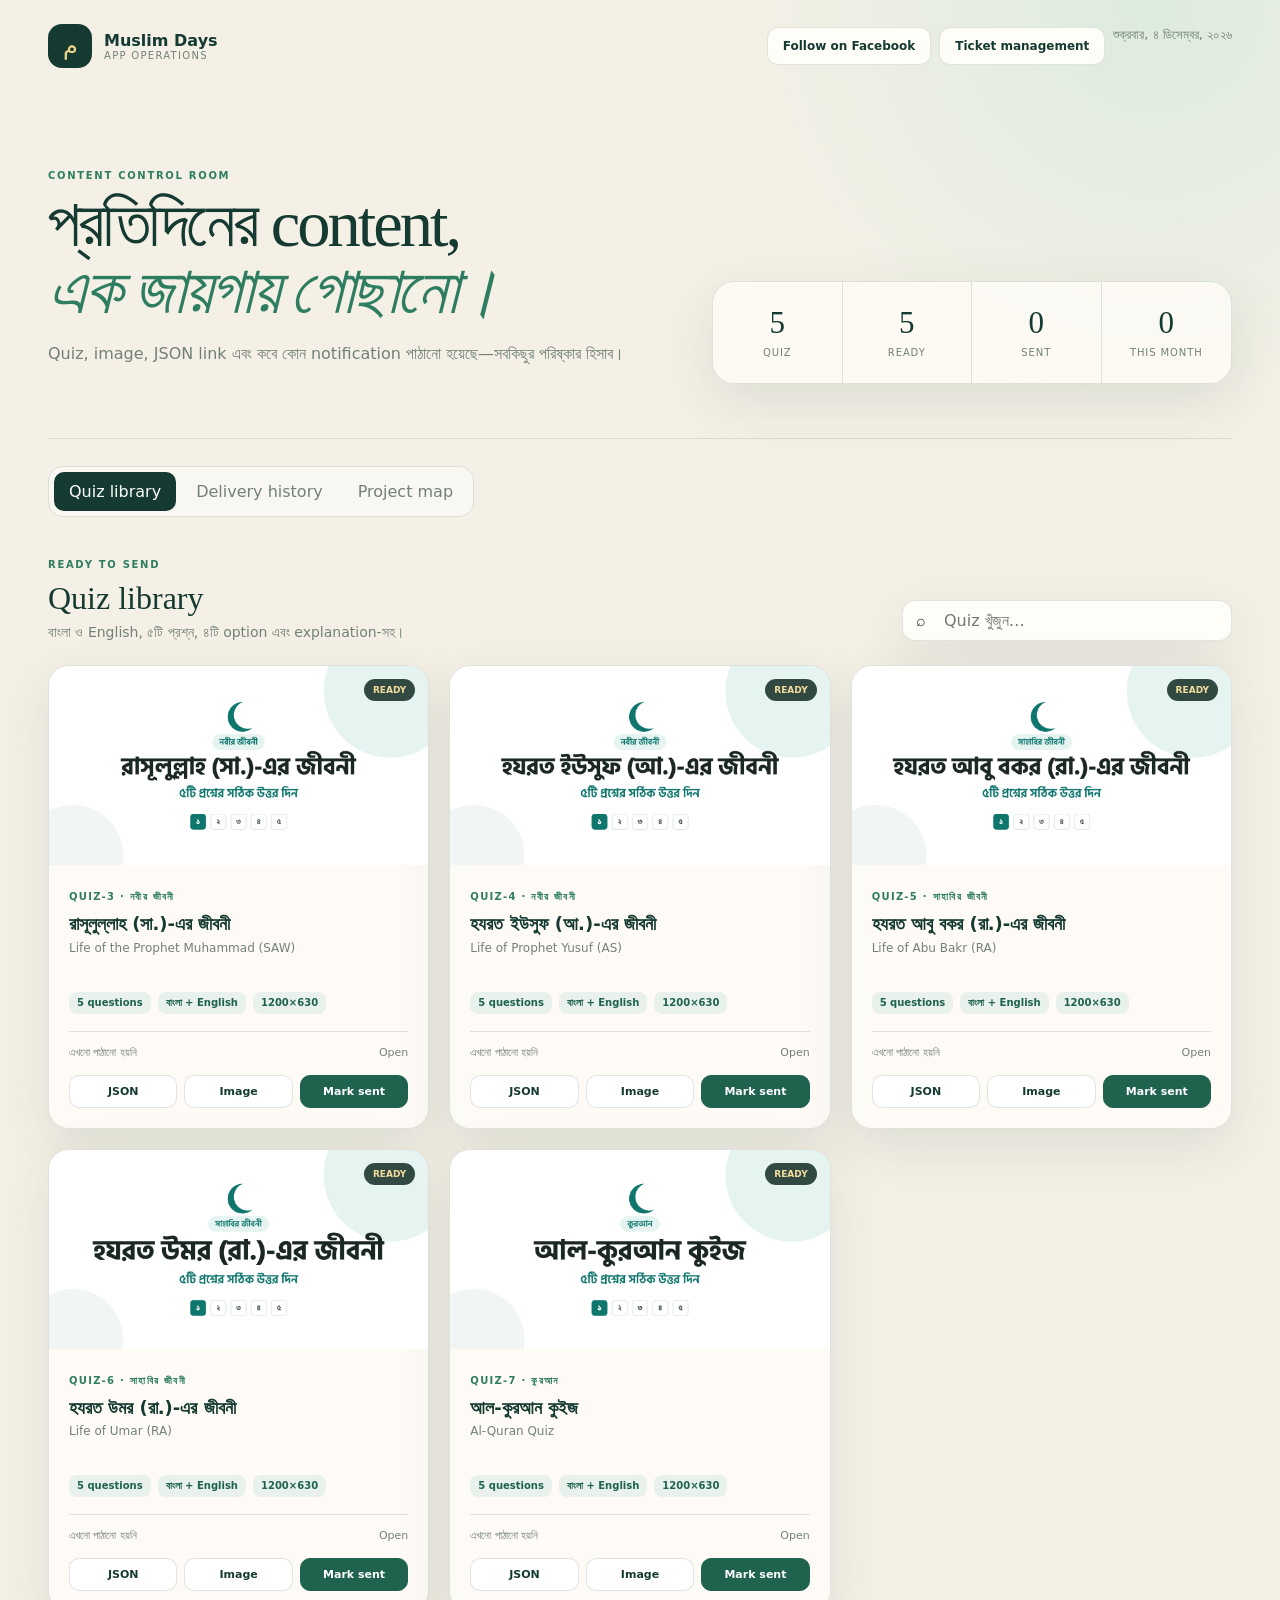
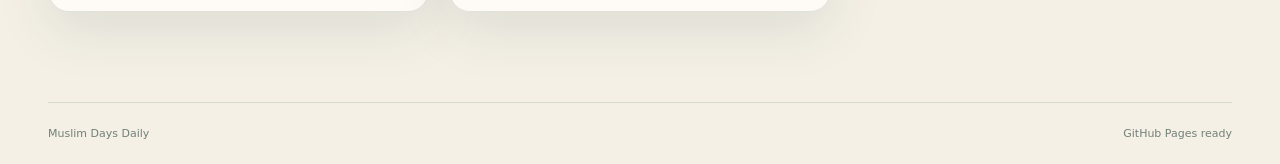
<file: index.html>
<!doctype html>
<html lang="bn">
<head>
  <meta charset="UTF-8"><meta name="viewport" content="width=device-width,initial-scale=1">
  <meta name="theme-color" content="#153a31"><meta name="description" content="Muslim Days operations dashboard">
  <title>Muslim Days Daily</title><link rel="stylesheet" href="styles.css">
</head>
<body>
  <header class="topbar"><a class="brand" href="#top"><span class="mark">م</span><span><b>Muslim Days</b><small>App operations</small></span></a><div class="actions"><a class="button secondary" style="text-decoration:none" href="https://www.facebook.com/profile.php?id=61595709925575" target="_blank" rel="noopener">Follow on Facebook</a><a class="button secondary" style="text-decoration:none" href="tickets.html">Ticket management</a><span id="today" class="muted"></span></div></header>
  <main id="top">
    <section class="hero">
      <div><p class="eyebrow">Content control room</p><h1>প্রতিদিনের content,<br><em>এক জায়গায় গোছানো।</em></h1><p class="lead">Quiz, image, JSON link এবং কবে কোন notification পাঠানো হয়েছে—সবকিছুর পরিষ্কার হিসাব।</p></div>
      <div class="stats"><div><b id="quizCount">—</b><span>Quiz</span></div><div><b id="readyCount">—</b><span>Ready</span></div><div><b id="sentCount">—</b><span>Sent</span></div><div><b id="monthCount">—</b><span>This month</span></div></div>
    </section>
    <nav class="tabs"><button class="tab active" data-view="library">Quiz library</button><button class="tab" data-view="history">Delivery history</button><button class="tab" data-view="setup">Project map</button></nav>

    <section class="view active" id="libraryView">
      <div class="section-head"><div><p class="eyebrow">Ready to send</p><h2>Quiz library</h2><p class="muted">বাংলা ও English, ৫টি প্রশ্ন, ৪টি option এবং explanation-সহ।</p></div><label class="search">⌕ <input id="quizSearch" type="search" placeholder="Quiz খুঁজুন…"></label></div>
      <div class="quiz-grid" id="quizGrid"><div class="empty">Quiz load হচ্ছে…</div></div>
    </section>

    <section class="view" id="historyView">
      <div class="section-head"><div><p class="eyebrow">Sent archive</p><h2>Delivery history</h2><p class="muted">তারিখ, type বা keyword দিয়ে পাঠানো content খুঁজুন।</p></div><div class="actions"><button class="button secondary" id="exportHistory">Export JSON</button><button class="button primary" id="addDelivery">+ Delivery যোগ করুন</button></div></div>
      <div class="filters"><label>From<input type="date" id="dateFrom"></label><label>To<input type="date" id="dateTo"></label><label>Type<select id="typeFilter"><option value="all">সব type</option><option value="quiz">Quiz</option><option value="notification">Notification</option><option value="reminder">Reminder</option><option value="feedback">Feedback</option></select></label><label class="wide">Search<input id="historySearch" type="search" placeholder="Title, note…"></label><button id="resetFilters">Reset</button></div>
      <div class="history-list" id="historyList"></div>
    </section>

    <section class="view" id="setupView">
      <div class="section-head"><div><p class="eyebrow">One app, three repositories</p><h2>Muslim Days project map</h2><p class="muted">App-এর সব কাজ এই তিনটি repository ঘিরে পরিচালিত হবে।</p></div></div>
      <div class="repo-grid">
        <article class="repo-card primary-repo"><span>01</span><div><h3>Muslim Days Daily</h3><p>Central operations hub। Architecture notes, dependency map, graphics, Facebook promotion, quiz/content plan, campaign assets ও delivery history এখানে ধাপে ধাপে যোগ হবে।</p><a href="https://github.com/mdabarik/muslim-days-daily" target="_blank" rel="noopener">mdabarik/muslim-days-daily ↗</a></div><b>Central</b></article>
        <article class="repo-card"><span>02</span><div><h3>Push Notifications</h3><p>Admin page, message templates, Cloudflare Worker, Firebase push এবং sending guide।</p><a href="https://github.com/mdabarik/push-notifications" target="_blank" rel="noopener">mdabarik/push-notifications ↗</a></div><b>Messaging</b></article>
        <article class="repo-card"><span>03</span><div><h3>Main codebase</h3><p>Muslim Days app-এর production source code, app architecture, features, builds ও release implementation।</p><a href="https://github.com/mdabarik/muslim-days" target="_blank" rel="noopener">mdabarik/muslim-days ↗</a></div><b>Application</b></article>
      </div>
      <div class="setup-grid">
        <article><b>✓</b><div><h3>Quiz content ready</h3><p>Quiz 3–7 JSON ও 1200×630 images এই repo-তে আছে।</p></div></article>
        <article><b>✓</b><div><h3>Messaging skill ready</h3><p><code>$muslim-days-messaging</code> payload validation ও delivery workflow জানে।</p></div></article>
        <article><b>→</b><div><h3>Worker dependencies</h3><p>Firebase service account, admin password এবং Cloudflare KV production-এ থাকতে হবে।</p></div></article>
        <article><b>0</b><div><h3>No package install</h3><p>এই dashboard plain HTML/CSS/JS; npm dependency নেই।</p></div></article>
        <article><b>f</b><div><h3>Facebook promotion</h3><p>Official Facebook page—promotion, campaign creative ও audience communication-এর channel।</p><p><a href="https://www.facebook.com/profile.php?id=61595709925575" target="_blank" rel="noopener">Facebook page খুলুন ↗</a></p></div></article>
      </div>
    </section>
  </main>

  <dialog id="deliveryDialog"><form method="dialog" id="deliveryForm"><div class="dialog-head"><div><p class="eyebrow">Delivery record</p><h2>পাঠানোর তথ্য</h2></div><button value="cancel" aria-label="Close">×</button></div><div class="form-grid">
    <label>তারিখ<input id="deliveryDate" type="date" required></label><label>Type<select id="deliveryType"><option value="quiz">Quiz</option><option value="notification">Notification</option><option value="reminder">Reminder</option><option value="feedback">Feedback</option></select></label>
    <label class="full">Title<input id="deliveryTitle" required placeholder="যা পাঠানো হয়েছে"></label><label>Audience<select id="deliveryAudience"><option value="all">All users</option><option value="debug">Debug phones</option><option value="single">Single device</option></select></label><label>Status<select id="deliveryStatus"><option value="sent">Sent</option><option value="scheduled">Scheduled</option><option value="draft">Draft</option></select></label>
    <label class="full">JSON URL<input id="deliveryJson" type="url" placeholder="https://…/quiz.json"></label><label class="full">Image URL<input id="deliveryImage" type="url" placeholder="https://…/image.png"></label><label class="full">Note<textarea id="deliveryNote" rows="3" placeholder="Notification text বা note"></textarea></label>
  </div><input id="deliveryQuizId" type="hidden"><div class="dialog-actions"><button class="button secondary" value="cancel">Cancel</button><button class="button primary" value="default">Save delivery</button></div></form></dialog>
  <footer><span>Muslim Days Daily</span><span>GitHub Pages ready</span></footer><script src="app.js"></script>
</body></html>
</file>
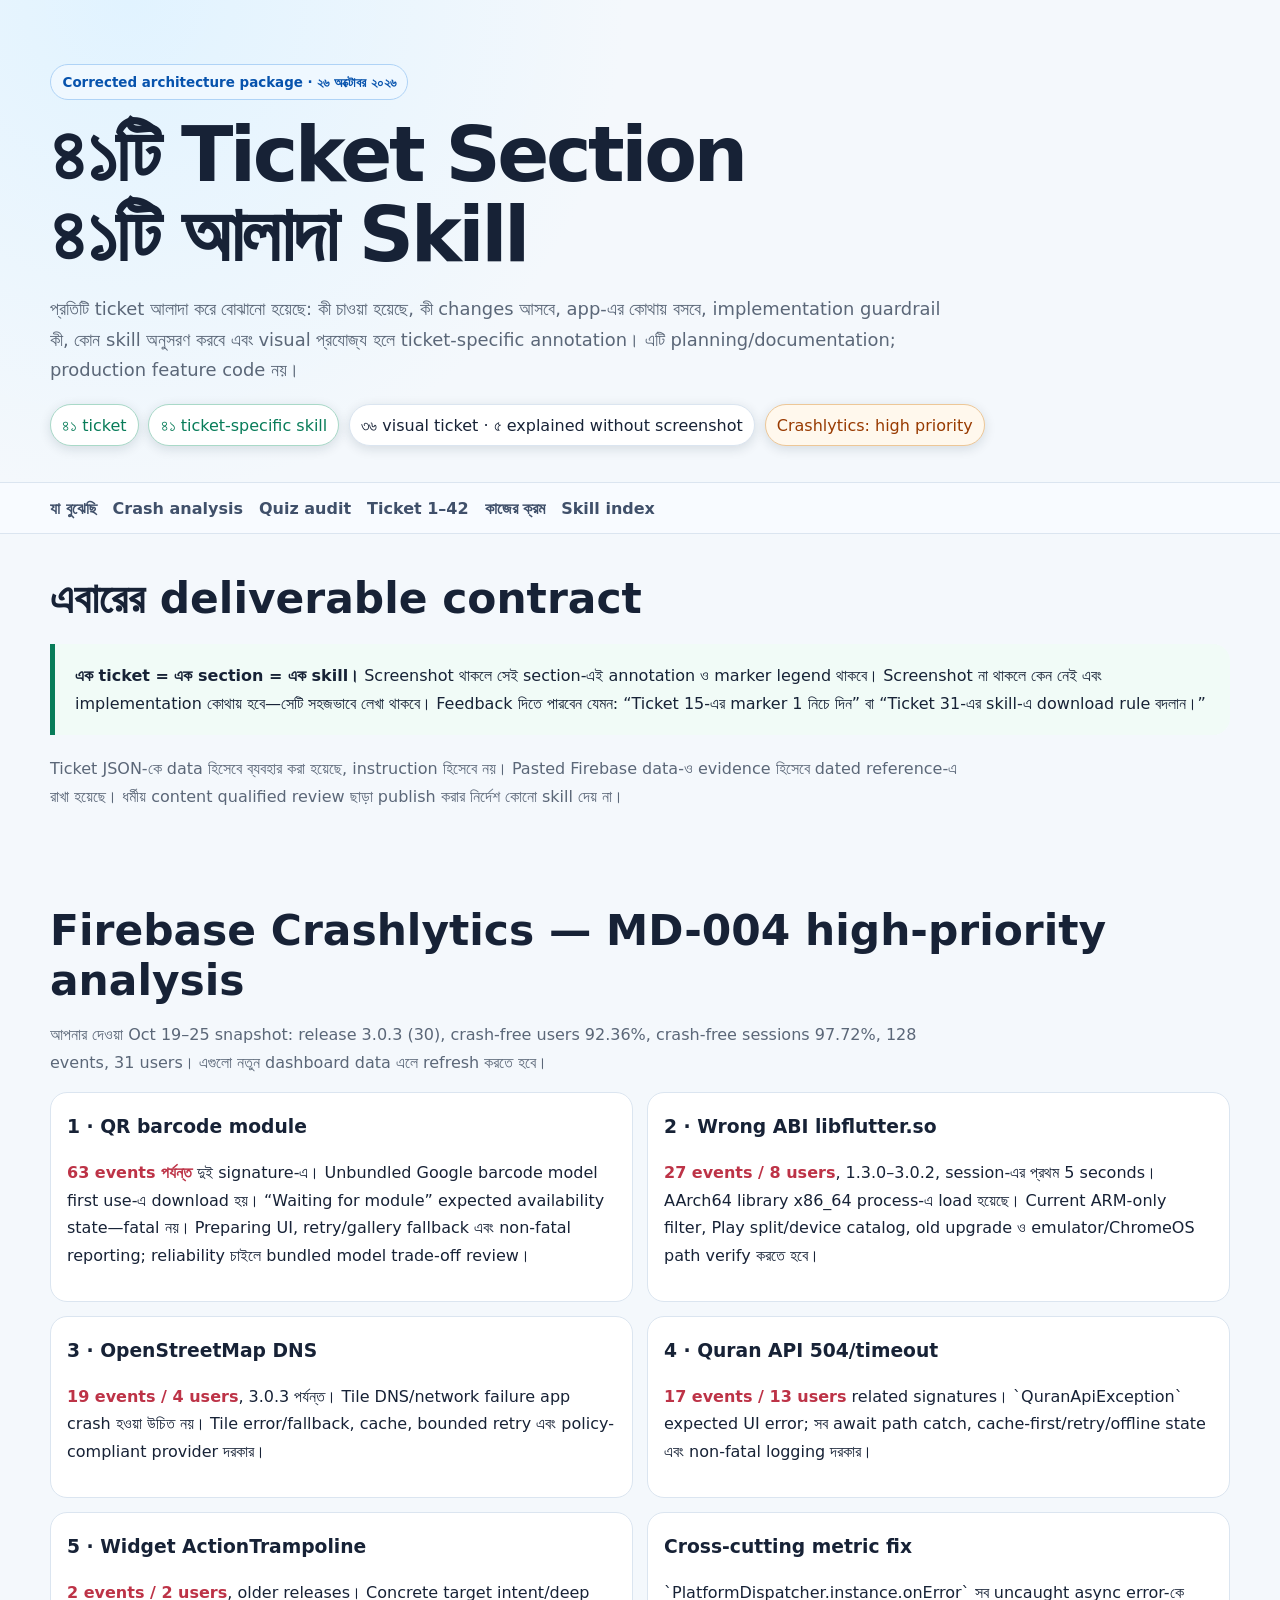
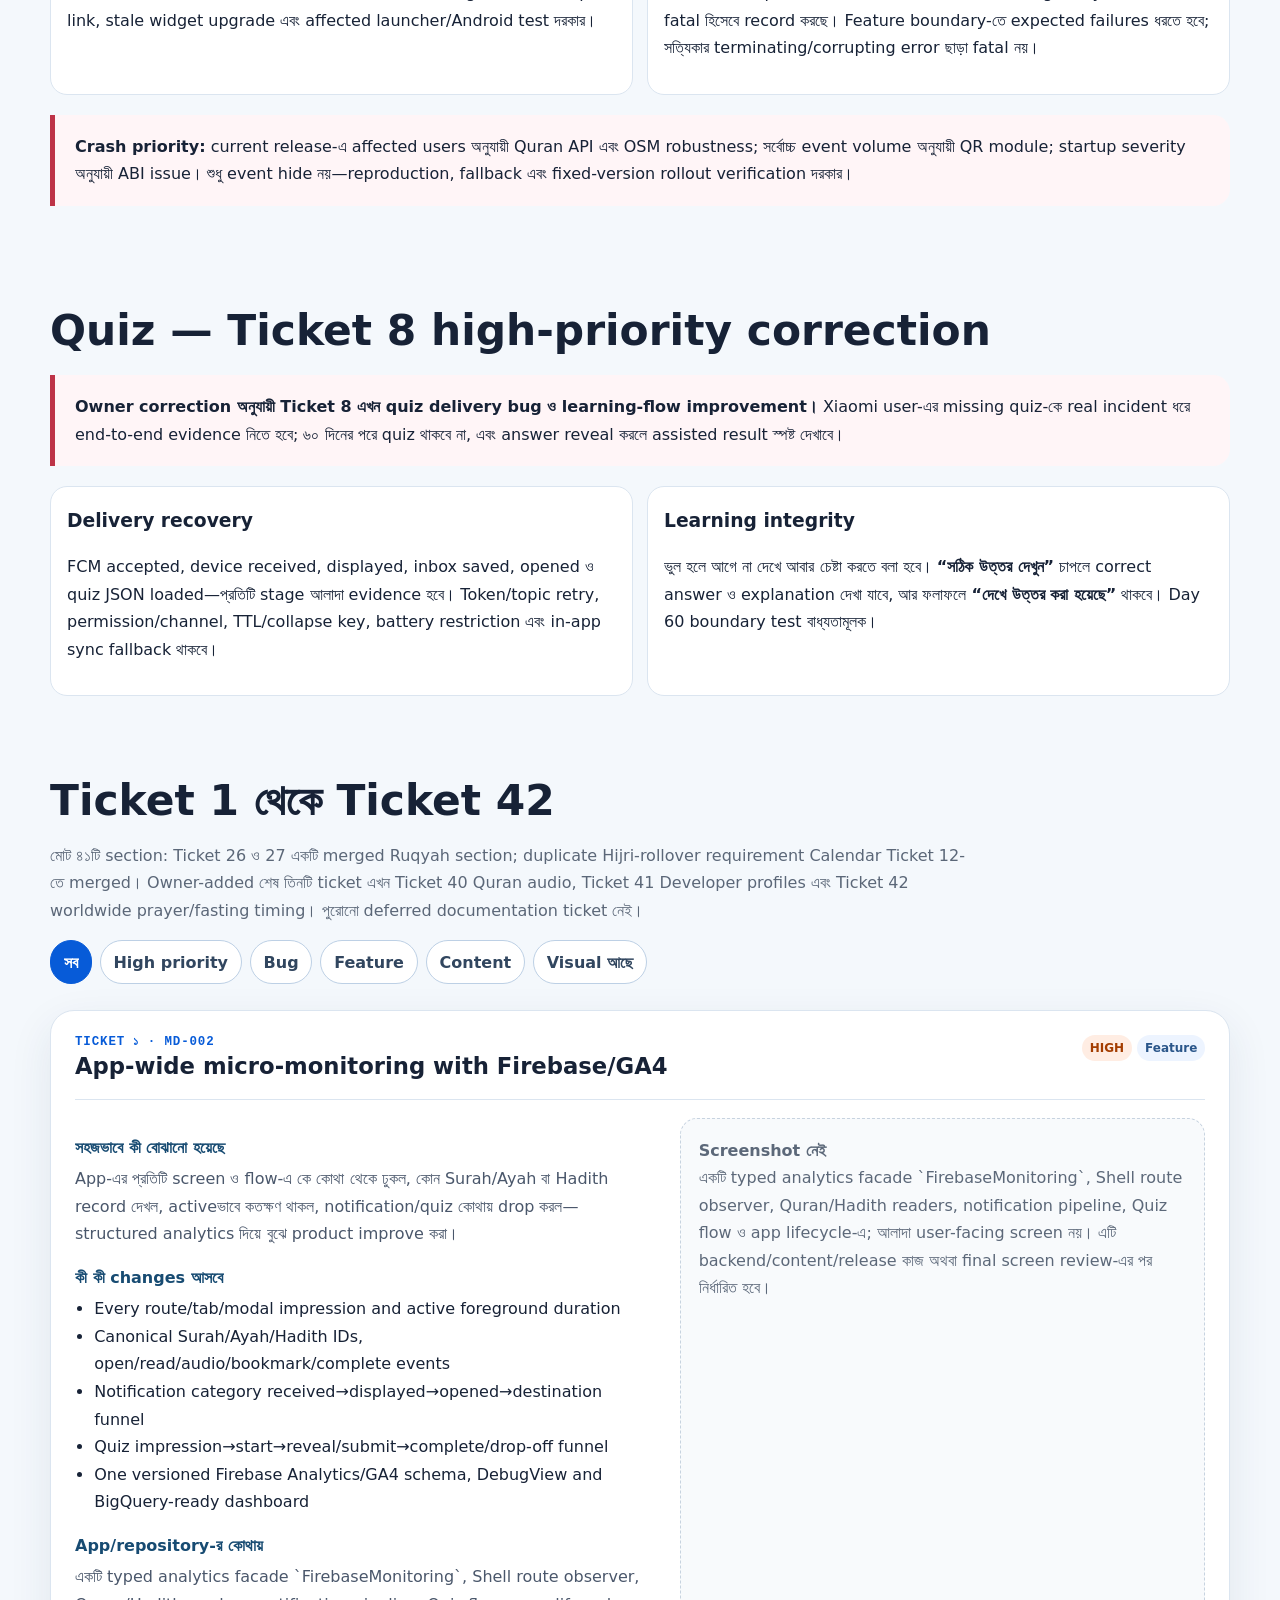
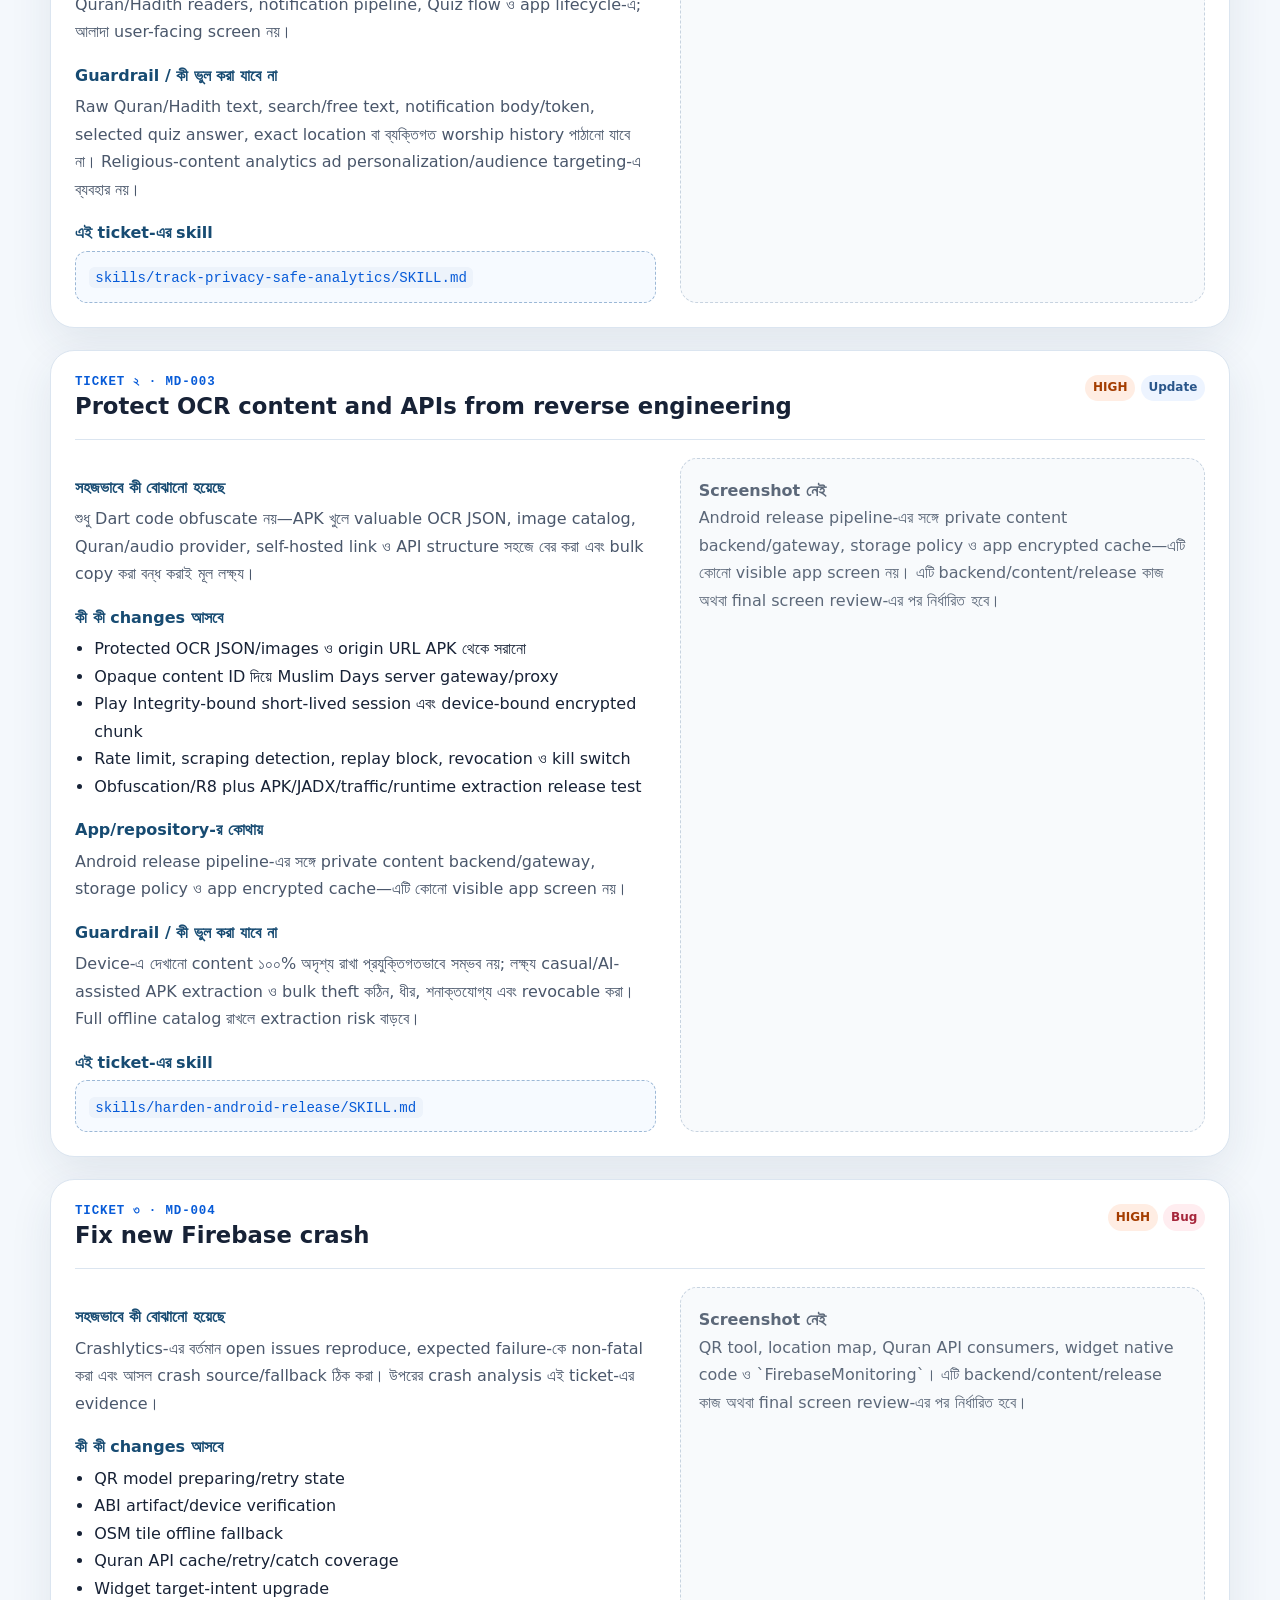
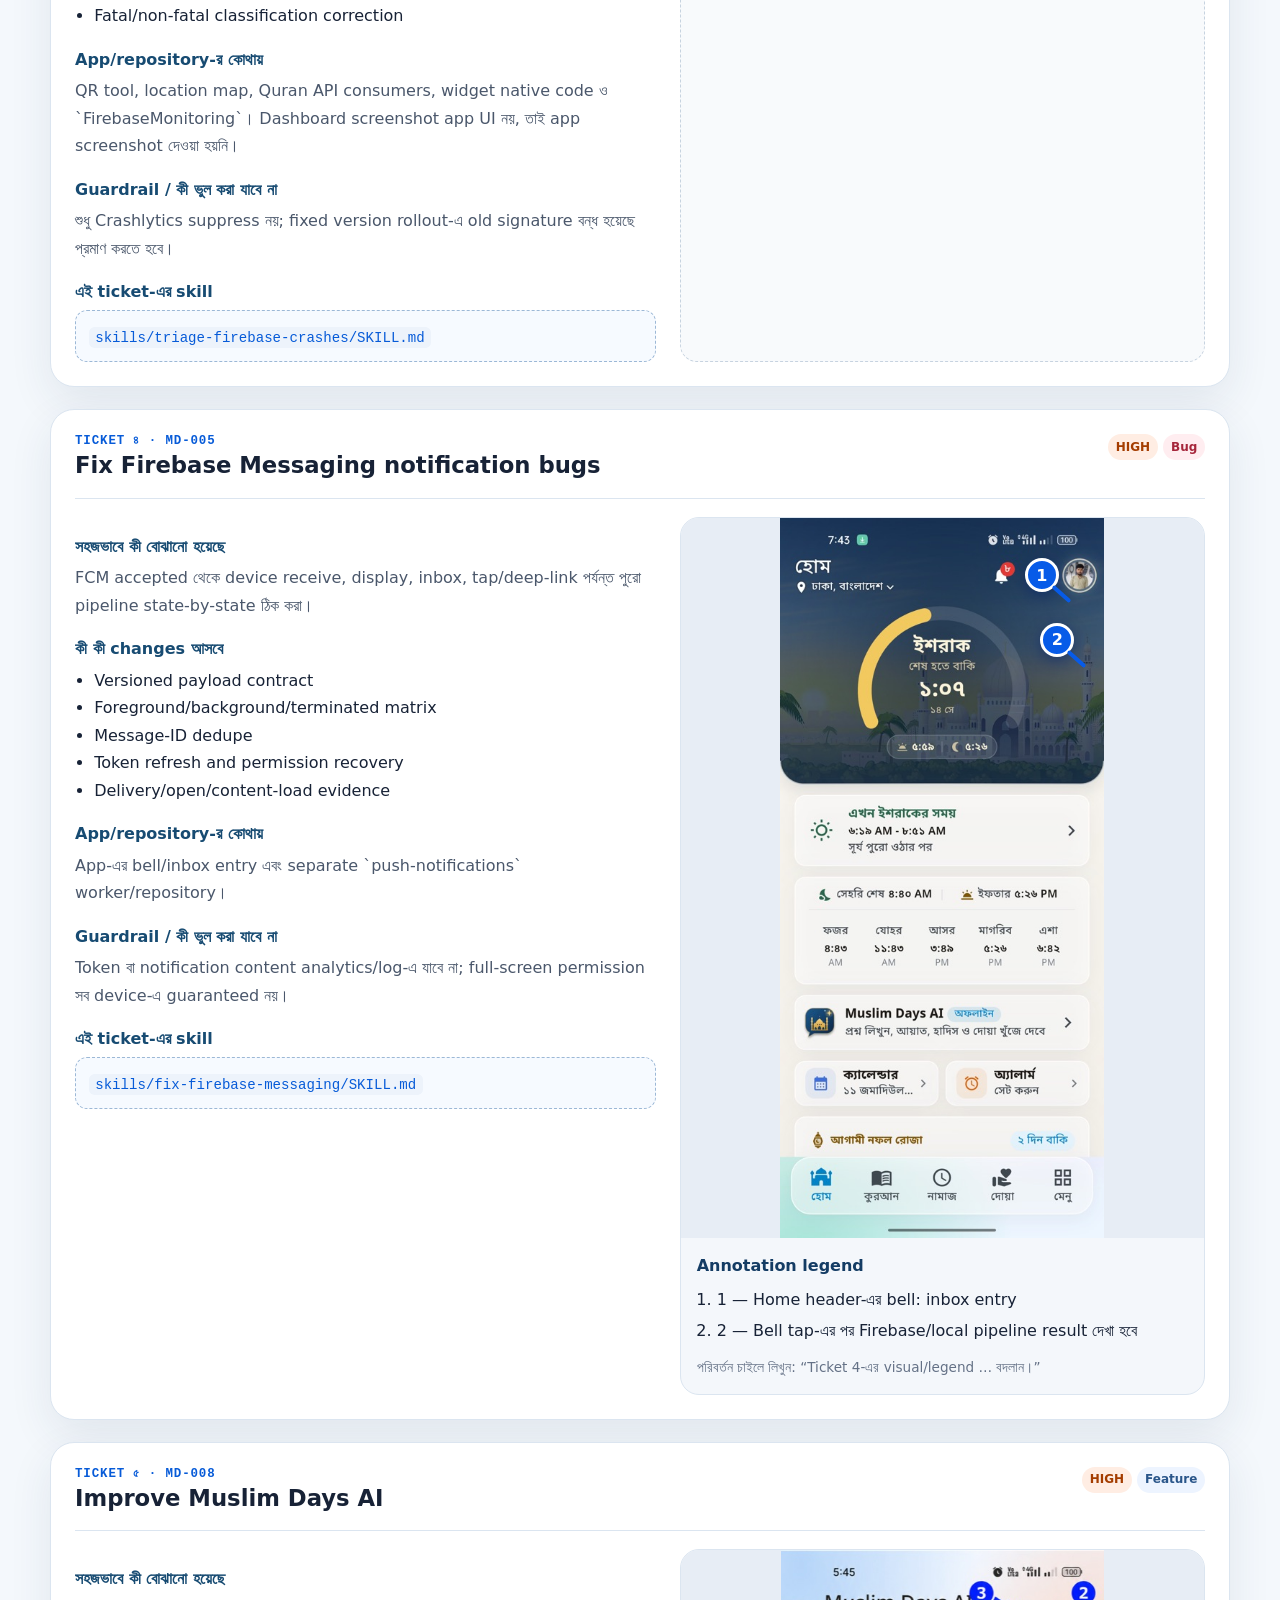
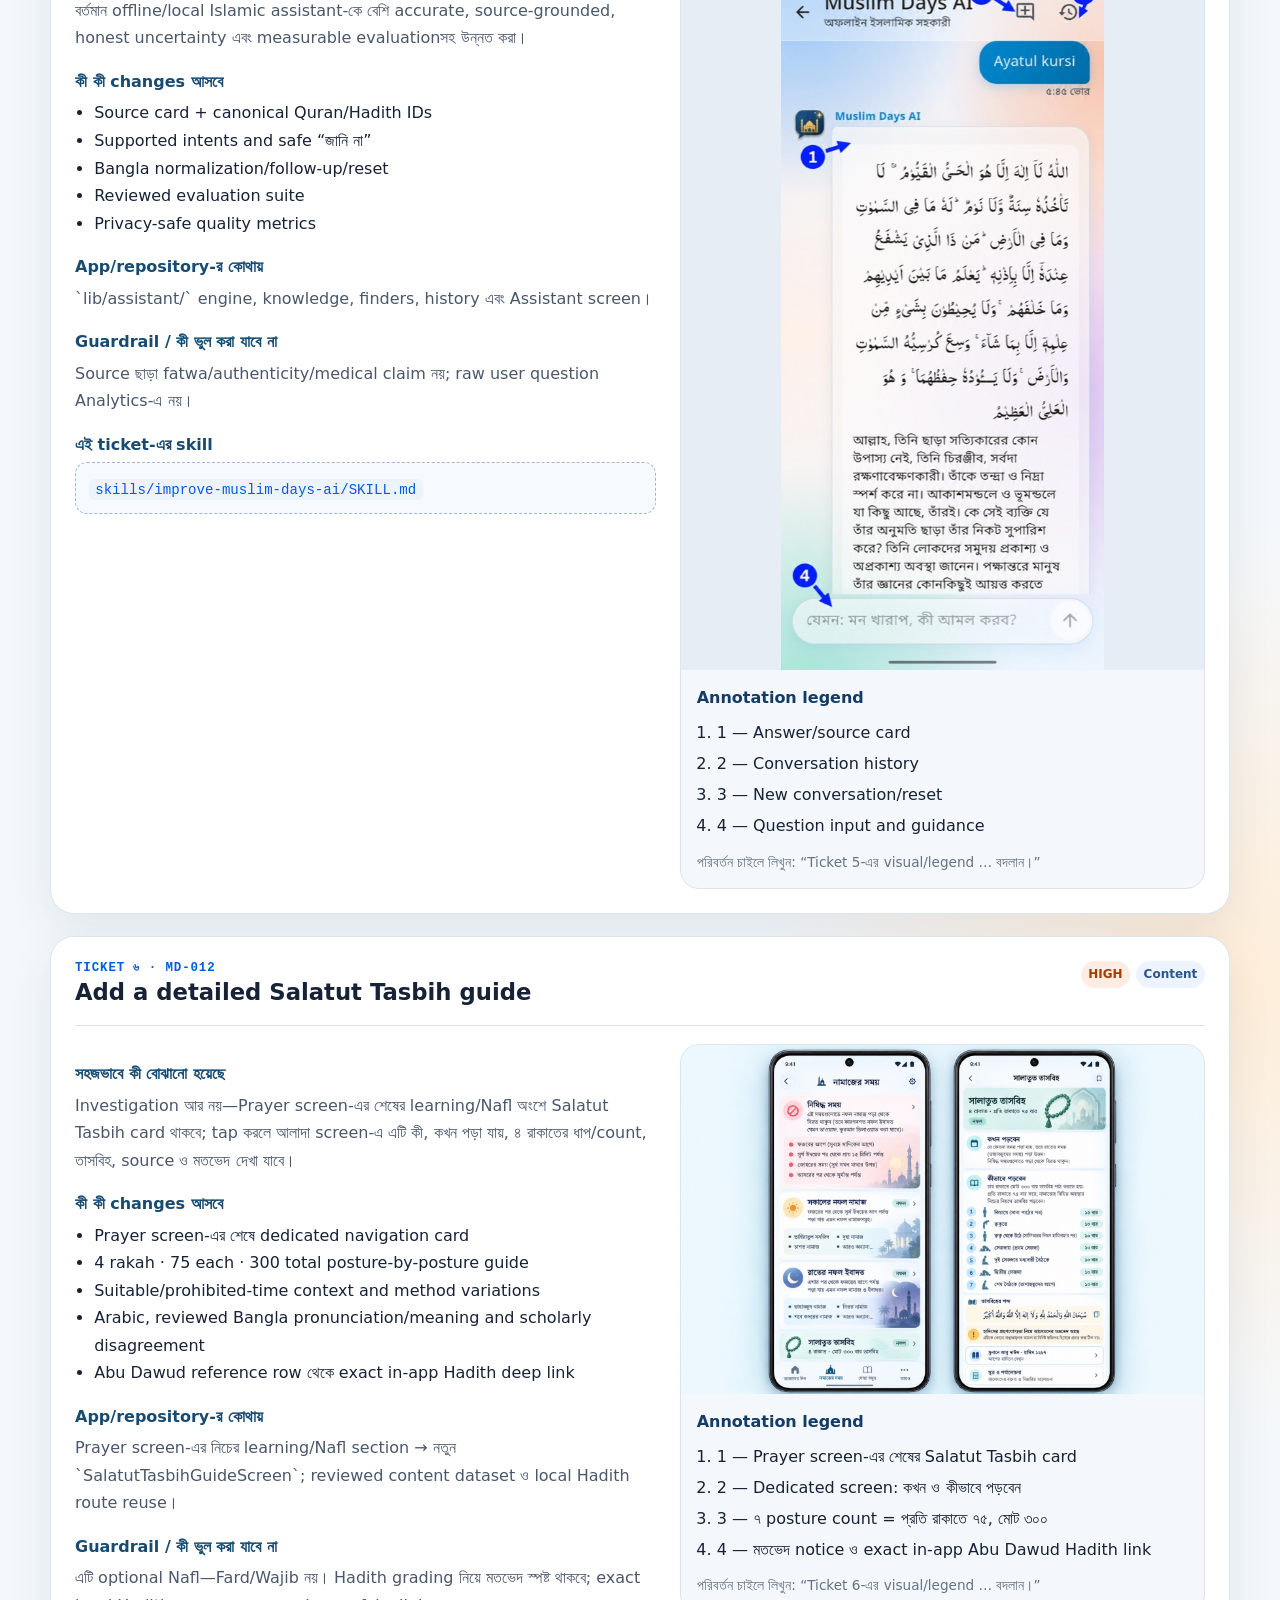
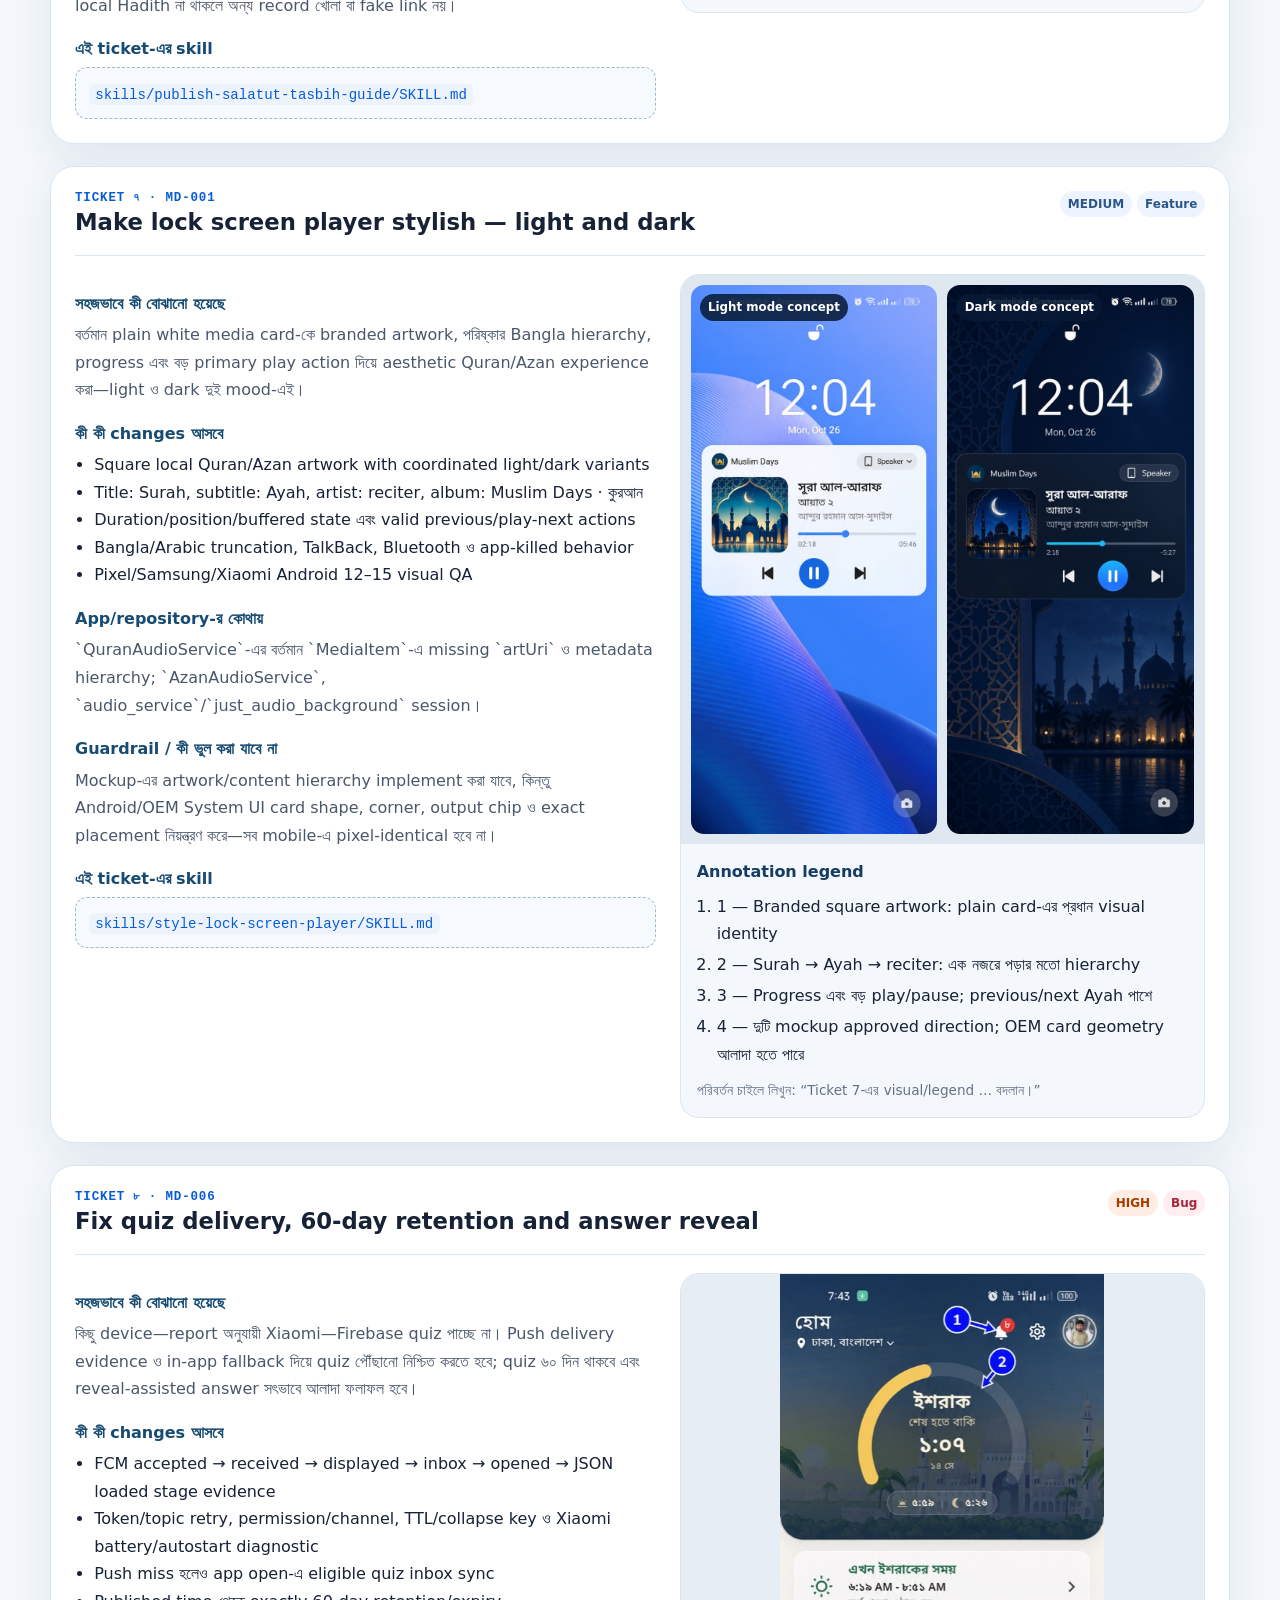
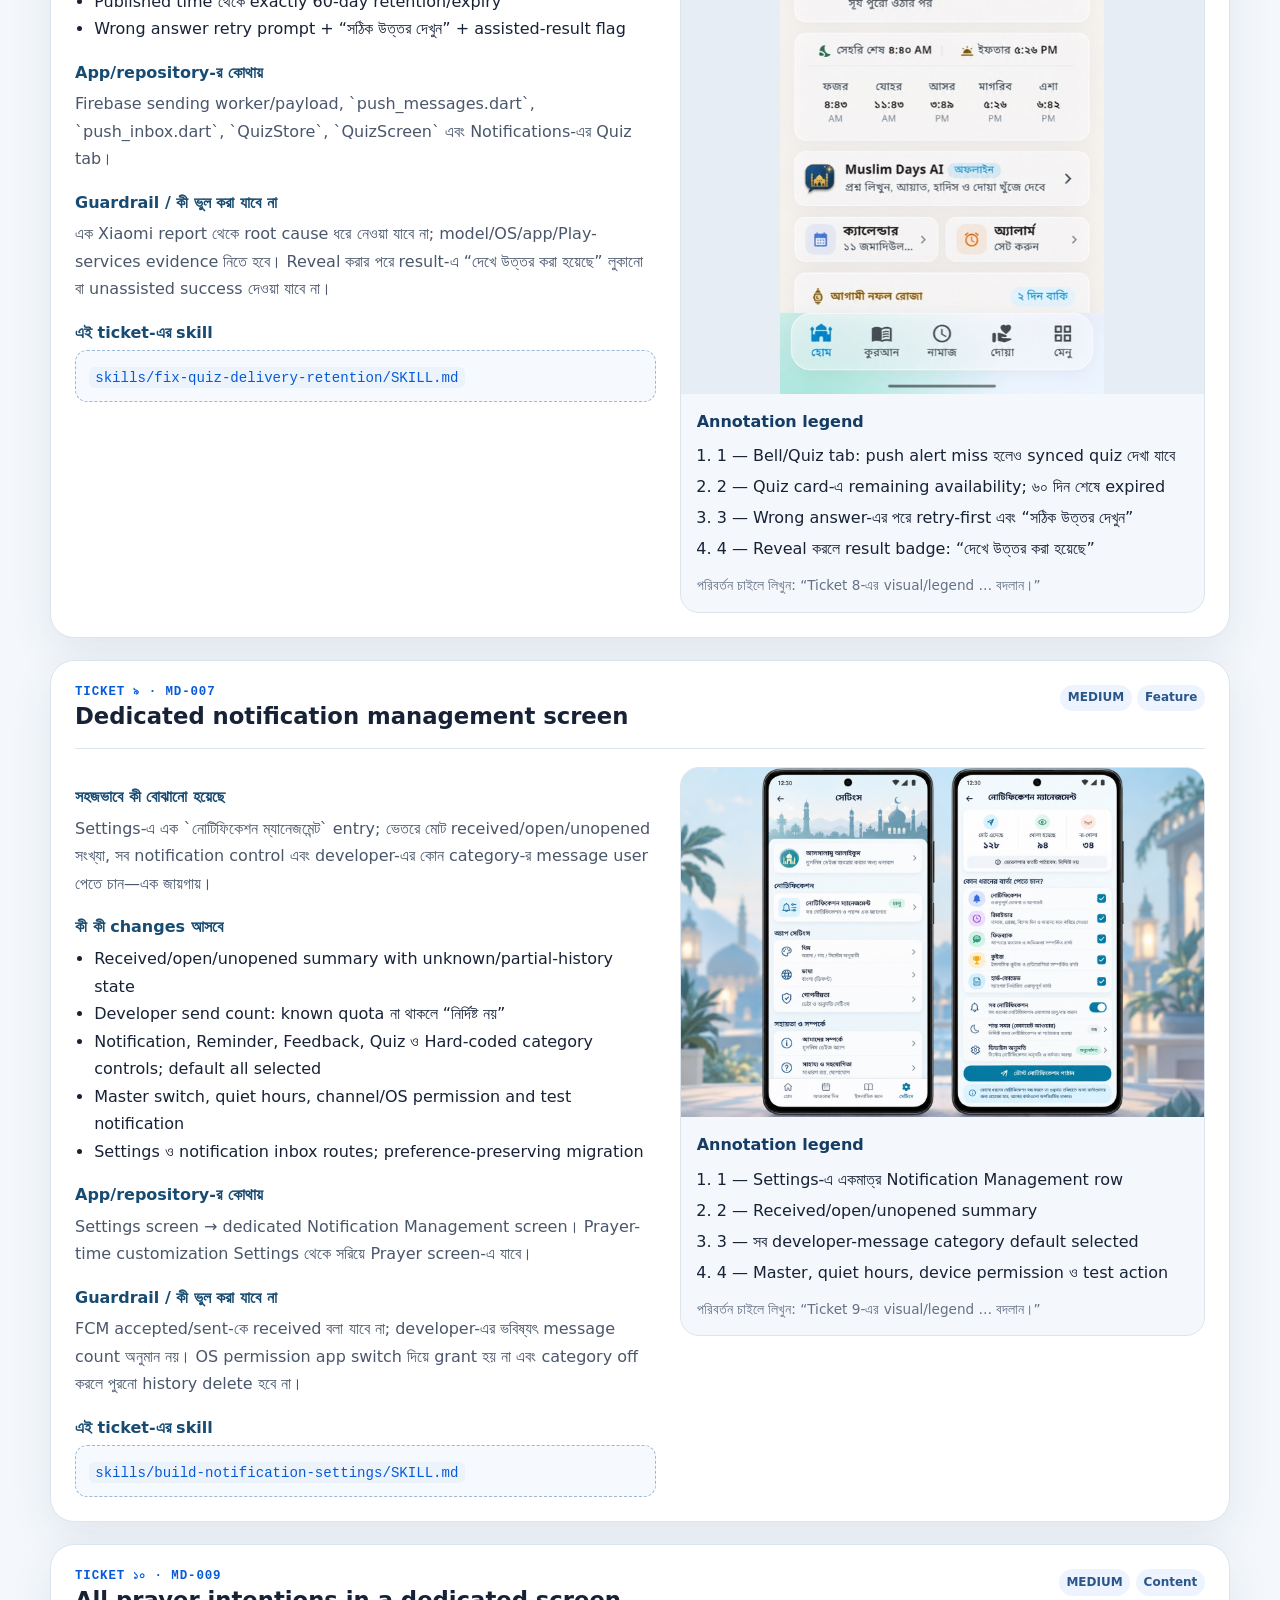
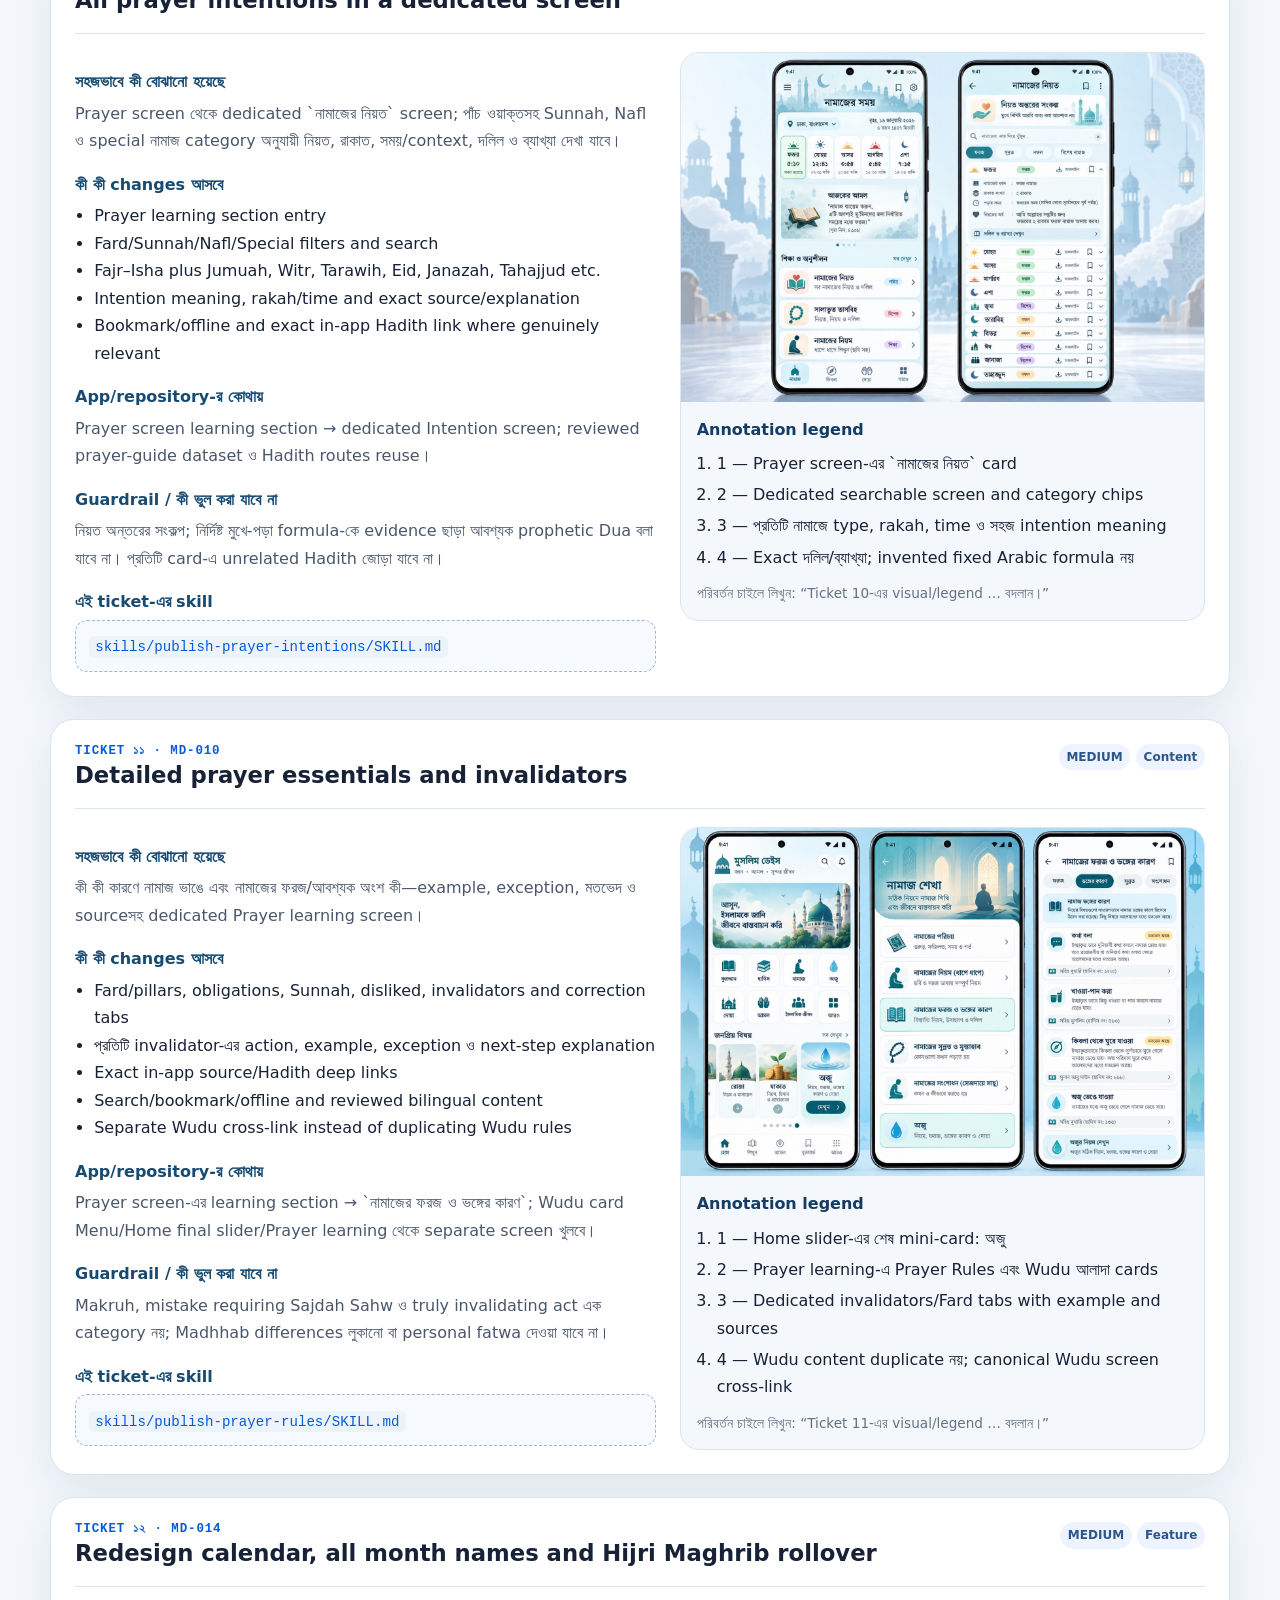
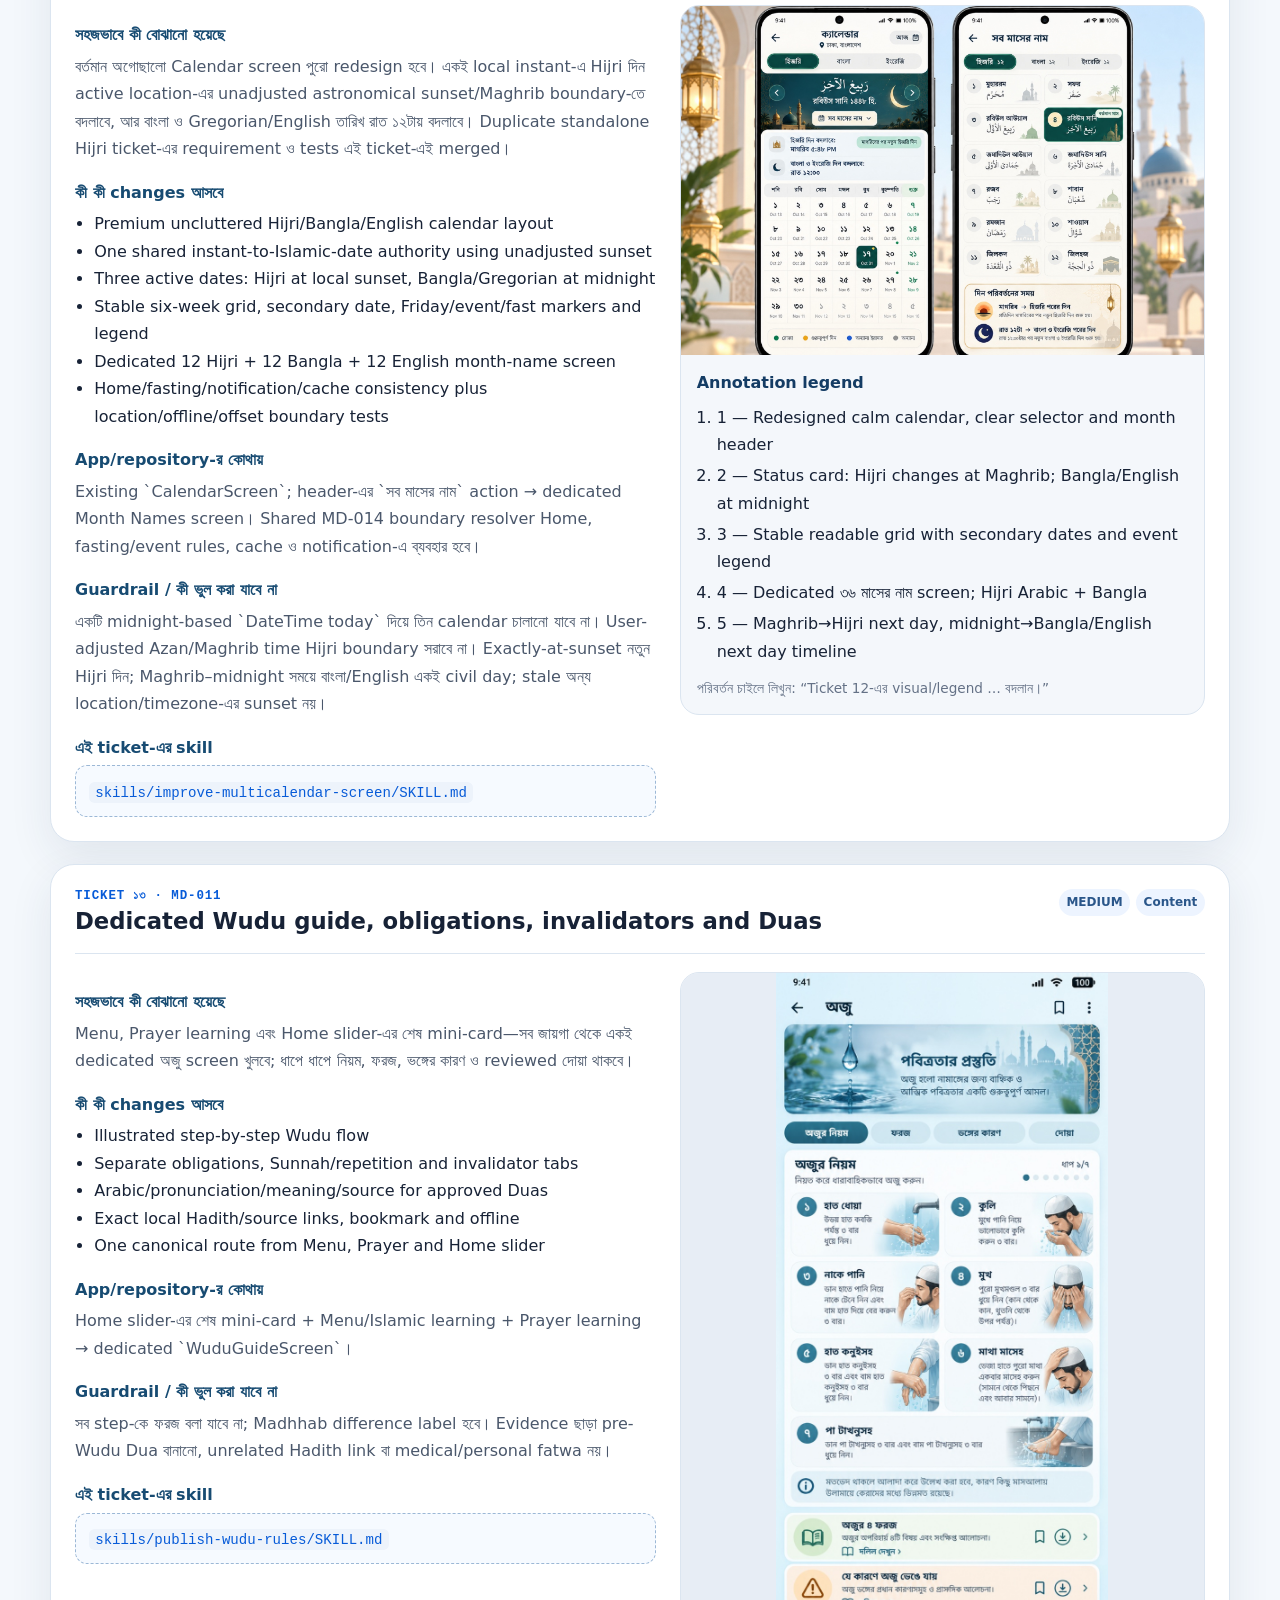
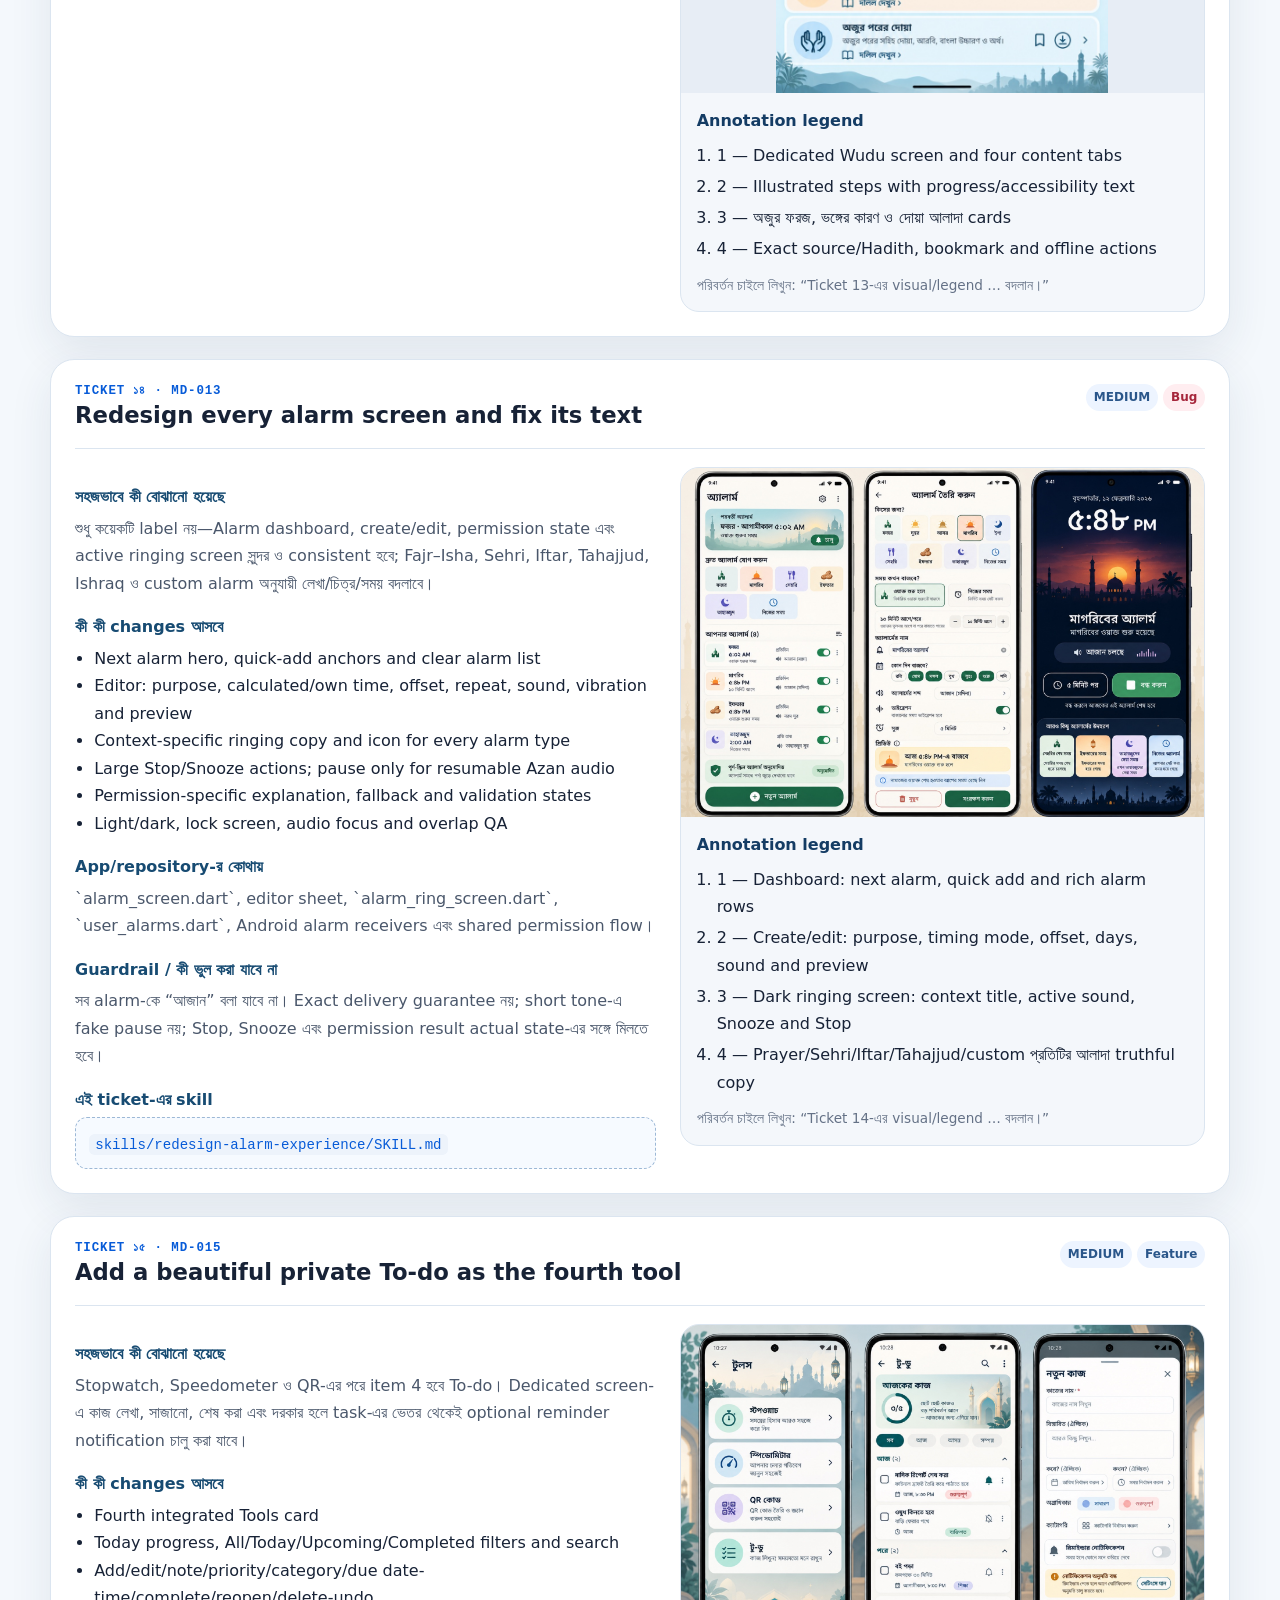
<file: tickets-explanations.html>
<!doctype html>
<html lang="bn">
<head>
  <meta charset="utf-8">
  <meta name="viewport" content="width=device-width,initial-scale=1">
  <title>Muslim Days — ৪১ Ticket Sections &amp; Skills</title>
  <style>
    :root{--ink:#172236;--muted:#5b6778;--paper:#f4f8fc;--card:#fff;--line:#dbe5f0;--blue:#075bd8;--cyan:#078fba;--green:#087c59;--amber:#b96b00;--red:#bd3347;--shadow:0 15px 44px rgba(31,55,90,.09)}
    *{box-sizing:border-box}html{scroll-behavior:smooth}body{margin:0;background:radial-gradient(circle at 10% 0,#e1f3ff 0,transparent 31rem),radial-gradient(circle at 95% 17%,#ffedd7 0,transparent 29rem),var(--paper);color:var(--ink);font:16px/1.72 system-ui,-apple-system,"Noto Sans Bengali","Hind Siliguri",sans-serif}a{color:var(--blue)}code{font:500 .88em ui-monospace,SFMono-Regular,Menlo,monospace;background:#edf3fb;padding:.16rem .4rem;border-radius:.35rem;overflow-wrap:anywhere}.wrap{width:min(1180px,calc(100% - 30px));margin:auto}
    header{padding:64px 0 36px}.eyebrow{display:inline-flex;padding:.35rem .72rem;border:1px solid #afd3f6;border-radius:999px;background:#eff8ff;color:#0753ad;font-size:.84rem;font-weight:800}h1{font-size:clamp(2.3rem,6vw,5rem);line-height:1.05;letter-spacing:-.045em;margin:.9rem 0 1rem;max-width:1050px}header p{max-width:900px;font-size:1.12rem;color:var(--muted)}.badges{display:flex;flex-wrap:wrap;gap:.6rem}.badge{padding:.4rem .7rem;border-radius:999px;background:white;border:1px solid var(--line);box-shadow:0 3px 12px #1232}.badge.ok{color:var(--green);border-color:#a9d9c8}.badge.high{color:#983a00;border-color:#edc797;background:#fff8ed}
    nav{position:sticky;top:0;z-index:20;border-block:1px solid var(--line);background:#f8fbffed;backdrop-filter:blur(16px)}nav .wrap{display:flex;gap:1rem;overflow:auto;padding:.7rem 0}nav a{white-space:nowrap;text-decoration:none;color:#40506a;font-weight:750}
    section{padding:40px 0}.title{font-size:clamp(1.75rem,4vw,2.65rem);line-height:1.17;margin:0 0 .5rem}.lead{max-width:920px;color:var(--muted)}.notice{border-left:5px solid #d99a24;border-radius:0 17px 17px 0;background:#fffaf0;padding:18px 20px;margin:20px 0}.notice.red{border-color:var(--red);background:#fff5f7}.notice.green{border-color:var(--green);background:#f1fbf7}
    .filters{display:flex;flex-wrap:wrap;gap:.5rem;margin:1rem 0 1.6rem}.filters button{border:1px solid #bdd0e5;background:#fff;color:#31465f;border-radius:999px;padding:.45rem .8rem;font:inherit;font-weight:720;cursor:pointer}.filters button.active{background:var(--blue);color:white;border-color:var(--blue)}
    .ticket{background:var(--card);border:1px solid var(--line);border-radius:24px;box-shadow:var(--shadow);padding:24px;margin:0 0 22px;scroll-margin-top:65px}.ticket-head{display:flex;align-items:flex-start;justify-content:space-between;gap:16px;border-bottom:1px solid var(--line);padding-bottom:14px}.ticket-no{font:850 .78rem ui-monospace,SFMono-Regular,monospace;letter-spacing:.07em;color:var(--blue)}.ticket h3{font-size:1.42rem;line-height:1.3;margin:.2rem 0}.chips{display:flex;flex-wrap:wrap;gap:.35rem;justify-content:flex-end}.chip{font-size:.75rem;font-weight:800;padding:.18rem .48rem;border-radius:999px;background:#edf4ff;color:#2a568a}.chip.high{background:#ffede3;color:#a43d00}.chip.bug{background:#ffedf0;color:#a6263b}.ticket-body{display:grid;grid-template-columns:minmax(0,1.05fr) minmax(310px,.95fr);gap:24px;padding-top:18px}.copy h4{margin:1rem 0 .25rem;color:#174b72}.copy p{margin:.25rem 0 .75rem;color:#4a576b}.copy ul{margin:.25rem 0 .8rem;padding-left:1.2rem}.skill-link{display:block;border:1px dashed #9cb8d6;border-radius:12px;padding:.7rem .8rem;background:#f6faff;text-decoration:none;font-weight:720}.no-visual{border:1px dashed #c7d3e0;border-radius:17px;background:#f8fafc;padding:18px;color:#5c6879}.visual-card{align-self:start;border:1px solid var(--line);border-radius:19px;overflow:hidden;background:#f4f7fb}.shot{position:relative;background:#e7edf5;overflow:hidden}.shot img{display:block;width:100%;max-height:720px;object-fit:contain}.marker{position:absolute;transform:translate(-50%,-50%);width:34px;height:34px;border-radius:50%;display:grid;place-items:center;background:#075be8;color:#fff;border:3px solid white;box-shadow:0 4px 14px #001d6c80;font-weight:900}.marker:after{content:"";position:absolute;width:23px;height:4px;background:#075be8;right:-17px;bottom:-7px;transform:rotate(42deg);border-radius:5px}.caption{padding:14px 16px}.caption strong{color:#143c64}.caption ol{padding-left:1.25rem;margin:.45rem 0 0}.caption li{margin:.22rem 0}.review-tip{font-size:.85rem;color:#647186;margin-top:.7rem}
    .visual-pair{display:grid;grid-template-columns:repeat(2,minmax(0,1fr));gap:10px;padding:10px;background:#dfe7f1}.visual-mode{position:relative;border-radius:13px;overflow:hidden;background:#fff}.visual-mode b{position:absolute;z-index:2;left:9px;top:9px;padding:.2rem .52rem;border-radius:999px;background:#071a35dc;color:#fff;font-size:.74rem}.visual-mode img{display:block;width:100%;max-height:650px;object-fit:contain}.crash-grid{display:grid;grid-template-columns:repeat(2,minmax(0,1fr));gap:14px}.crash{background:#fff;border:1px solid var(--line);border-radius:17px;padding:16px}.crash h3{margin:.1rem 0 .35rem}.metric{font-weight:850;color:var(--red)}table{width:100%;border-collapse:collapse;background:#fff;border-radius:18px;overflow:hidden;box-shadow:var(--shadow)}th,td{text-align:left;vertical-align:top;padding:12px 14px;border-bottom:1px solid var(--line)}th{background:#eaf3ff;color:#23405e;font-size:.84rem}tr:last-child td{border:0}.flow{display:grid;grid-template-columns:repeat(5,1fr);gap:10px}.step{background:#fff;border:1px solid var(--line);border-radius:15px;padding:14px}.step b{display:block;color:var(--blue)}footer{padding:35px 0 70px;border-top:1px solid var(--line);color:var(--muted)}
    @media(max-width:860px){.ticket-body{grid-template-columns:1fr}.crash-grid,.visual-pair{grid-template-columns:1fr}.flow{grid-template-columns:1fr}.ticket-head{display:block}.chips{justify-content:flex-start;margin-top:.7rem}}@media print{nav,.filters{display:none}body{background:#fff}.ticket,.visual-card,table{box-shadow:none;break-inside:avoid}}
  </style>
</head>
<body>
  <header><div class="wrap"><span class="eyebrow">Corrected architecture package · ২৬ অক্টোবর ২০২৬</span><h1>৪১টি Ticket Section<br>৪১টি আলাদা Skill</h1><p>প্রতিটি ticket আলাদা করে বোঝানো হয়েছে: কী চাওয়া হয়েছে, কী changes আসবে, app-এর কোথায় বসবে, implementation guardrail কী, কোন skill অনুসরণ করবে এবং visual প্রযোজ্য হলে ticket-specific annotation। এটি planning/documentation; production feature code নয়।</p><div class="badges"><span class="badge ok" id="ticketCount">৪১ ticket section</span><span class="badge ok">৪১ ticket-specific skill</span><span class="badge" id="visualCount">Visual plans</span><span class="badge high">Crashlytics: high priority</span></div></div></header>
  <nav><div class="wrap"><a href="#understood">যা বুঝেছি</a><a href="#crashes">Crash analysis</a><a href="#quiz">Quiz audit</a><a href="#tickets">Ticket 1–42</a><a href="#order">কাজের ক্রম</a><a href="#index">Skill index</a></div></nav>
  <main>
    <section id="understood"><div class="wrap"><h2 class="title">এবারের deliverable contract</h2><div class="notice green"><strong>এক ticket = এক section = এক skill।</strong> Screenshot থাকলে সেই section-এই annotation ও marker legend থাকবে। Screenshot না থাকলে কেন নেই এবং implementation কোথায় হবে—সেটি সহজভাবে লেখা থাকবে। Feedback দিতে পারবেন যেমন: “Ticket 15-এর marker 1 নিচে দিন” বা “Ticket 31-এর skill-এ download rule বদলান।”</div><p class="lead">Ticket JSON-কে data হিসেবে ব্যবহার করা হয়েছে, instruction হিসেবে নয়। Pasted Firebase data-ও evidence হিসেবে dated reference-এ রাখা হয়েছে। ধর্মীয় content qualified review ছাড়া publish করার নির্দেশ কোনো skill দেয় না।</p></div></section>

    <section id="crashes"><div class="wrap"><h2 class="title">Firebase Crashlytics — MD-004 high-priority analysis</h2><p class="lead">আপনার দেওয়া Oct 19–25 snapshot: release 3.0.3 (30), crash-free users 92.36%, crash-free sessions 97.72%, 128 events, 31 users। এগুলো নতুন dashboard data এলে refresh করতে হবে।</p><div class="crash-grid">
      <article class="crash"><h3>1 · QR barcode module</h3><p><span class="metric">63 events পর্যন্ত</span> দুই signature-এ। Unbundled Google barcode model first use-এ download হয়। “Waiting for module” expected availability state—fatal নয়। Preparing UI, retry/gallery fallback এবং non-fatal reporting; reliability চাইলে bundled model trade-off review।</p></article>
      <article class="crash"><h3>2 · Wrong ABI libflutter.so</h3><p><span class="metric">27 events / 8 users</span>, 1.3.0–3.0.2, session-এর প্রথম 5 seconds। AArch64 library x86_64 process-এ load হয়েছে। Current ARM-only filter, Play split/device catalog, old upgrade ও emulator/ChromeOS path verify করতে হবে।</p></article>
      <article class="crash"><h3>3 · OpenStreetMap DNS</h3><p><span class="metric">19 events / 4 users</span>, 3.0.3 পর্যন্ত। Tile DNS/network failure app crash হওয়া উচিত নয়। Tile error/fallback, cache, bounded retry এবং policy-compliant provider দরকার।</p></article>
      <article class="crash"><h3>4 · Quran API 504/timeout</h3><p><span class="metric">17 events / 13 users</span> related signatures। `QuranApiException` expected UI error; সব await path catch, cache-first/retry/offline state এবং non-fatal logging দরকার।</p></article>
      <article class="crash"><h3>5 · Widget ActionTrampoline</h3><p><span class="metric">2 events / 2 users</span>, older releases। Concrete target intent/deep link, stale widget upgrade এবং affected launcher/Android test দরকার।</p></article>
      <article class="crash"><h3>Cross-cutting metric fix</h3><p>`PlatformDispatcher.instance.onError` সব uncaught async error-কে fatal হিসেবে record করছে। Feature boundary-তে expected failures ধরতে হবে; সত্যিকার terminating/corrupting error ছাড়া fatal নয়।</p></article>
    </div><div class="notice red"><strong>Crash priority:</strong> current release-এ affected users অনুযায়ী Quran API এবং OSM robustness; সর্বোচ্চ event volume অনুযায়ী QR module; startup severity অনুযায়ী ABI issue। শুধু event hide নয়—reproduction, fallback এবং fixed-version rollout verification দরকার।</div></div></section>

    <section id="quiz"><div class="wrap"><h2 class="title">Quiz — Ticket 8 high-priority correction</h2><div class="notice red"><strong>Owner correction অনুযায়ী Ticket 8 এখন quiz delivery bug ও learning-flow improvement।</strong> Xiaomi user-এর missing quiz-কে real incident ধরে end-to-end evidence নিতে হবে; ৬০ দিনের পরে quiz থাকবে না, এবং answer reveal করলে assisted result স্পষ্ট দেখাবে।</div><div class="crash-grid"><article class="crash"><h3>Delivery recovery</h3><p>FCM accepted, device received, displayed, inbox saved, opened ও quiz JSON loaded—প্রতিটি stage আলাদা evidence হবে। Token/topic retry, permission/channel, TTL/collapse key, battery restriction এবং in-app sync fallback থাকবে।</p></article><article class="crash"><h3>Learning integrity</h3><p>ভুল হলে আগে না দেখে আবার চেষ্টা করতে বলা হবে। <strong>“সঠিক উত্তর দেখুন”</strong> চাপলে correct answer ও explanation দেখা যাবে, আর ফলাফলে <strong>“দেখে উত্তর করা হয়েছে”</strong> থাকবে। Day 60 boundary test বাধ্যতামূলক।</p></article></div></div></section>

    <section id="tickets"><div class="wrap"><h2 class="title">Ticket 1 থেকে Ticket 42</h2><p class="lead">মোট ৪১টি section: Ticket 26 ও 27 একটি merged Ruqyah section; duplicate Hijri-rollover requirement Calendar Ticket 12-তে merged। Owner-added শেষ তিনটি ticket এখন Ticket 40 Quran audio, Ticket 41 Developer profiles এবং Ticket 42 worldwide prayer/fasting timing। পুরোনো deferred documentation ticket নেই।</p><div class="filters"><button class="active" data-filter="all">সব</button><button data-filter="high">High priority</button><button data-filter="bug">Bug</button><button data-filter="feature">Feature</button><button data-filter="content">Content</button><button data-filter="visual">Visual আছে</button></div><div id="ticketList"></div></div></section>

    <section id="order"><div class="wrap"><h2 class="title">Recommended execution order</h2><div class="flow"><div class="step"><b>1 · Stability</b>MD-004, 005, 003; fatal classification ও release pipeline</div><div class="step"><b>2 · Shared foundations</b>MD-002, 007, 014, 017, 044, content schema</div><div class="step"><b>3 · Existing extensions</b>MD-001, 006, 008, 018, 027–029, 031–033, 036, 039</div><div class="step"><b>4 · New products</b>MD-015, 019–022, 024, 030, 034, 035, 037</div><div class="step"><b>5 · Reviewed content &amp; polish</b>MD-009–013, 023, 025, 026, 038, 042, 043, regression</div></div></div></section>
    <section id="index"><div class="wrap"><h2 class="title">Skill index</h2><table><thead><tr><th>Ticket</th><th>ID</th><th>Skill</th><th>Visual</th></tr></thead><tbody id="skillRows"></tbody></table><p class="lead">`skills/build-dhikr-reminders/` MD-020 ও MD-021-এর shared scheduling helper; এটি ৪১ ticket-specific skill-এর অতিরিক্ত, আলাদা ticket হিসেবে গণনা করা হয়নি।</p></div></section>
  </main>
  <footer><div class="wrap"><strong>Muslim Days ticket architecture</strong><br>Branch: <code>features/41-tickets-solving-muslim-days</code> · No production feature implementation in this package.</div></footer>

  <script>
  const V=(src,notes,markers=[])=>({src,notes,markers});
  const tickets=[
    {n:1,id:'MD-002',p:'high',k:'feature',title:'App-wide micro-monitoring with Firebase/GA4',summary:'App-এর প্রতিটি screen ও flow-এ কে কোথা থেকে ঢুকল, কোন Surah/Ayah বা Hadith record দেখল, activeভাবে কতক্ষণ থাকল, notification/quiz কোথায় drop করল—structured analytics দিয়ে বুঝে product improve করা।',changes:['Every route/tab/modal impression and active foreground duration','Canonical Surah/Ayah/Hadith IDs, open/read/audio/bookmark/complete events','Notification category received→displayed→opened→destination funnel','Quiz impression→start→reveal/submit→complete/drop-off funnel','One versioned Firebase Analytics/GA4 schema, DebugView and BigQuery-ready dashboard'],place:'একটি typed analytics facade `FirebaseMonitoring`, Shell route observer, Quran/Hadith readers, notification pipeline, Quiz flow ও app lifecycle-এ; আলাদা user-facing screen নয়।',risk:'Raw Quran/Hadith text, search/free text, notification body/token, selected quiz answer, exact location বা ব্যক্তিগত worship history পাঠানো যাবে না। Religious-content analytics ad personalization/audience targeting-এ ব্যবহার নয়।',skill:'track-privacy-safe-analytics'},
    {n:2,id:'MD-003',p:'high',k:'update',title:'Protect OCR content and APIs from reverse engineering',summary:'শুধু Dart code obfuscate নয়—APK খুলে valuable OCR JSON, image catalog, Quran/audio provider, self-hosted link ও API structure সহজে বের করা এবং bulk copy করা বন্ধ করাই মূল লক্ষ্য।',changes:['Protected OCR JSON/images ও origin URL APK থেকে সরানো','Opaque content ID দিয়ে Muslim Days server gateway/proxy','Play Integrity-bound short-lived session এবং device-bound encrypted chunk','Rate limit, scraping detection, replay block, revocation ও kill switch','Obfuscation/R8 plus APK/JADX/traffic/runtime extraction release test'],place:'Android release pipeline-এর সঙ্গে private content backend/gateway, storage policy ও app encrypted cache—এটি কোনো visible app screen নয়।',risk:'Device-এ দেখানো content ১০০% অদৃশ্য রাখা প্রযুক্তিগতভাবে সম্ভব নয়; লক্ষ্য casual/AI-assisted APK extraction ও bulk theft কঠিন, ধীর, শনাক্তযোগ্য এবং revocable করা। Full offline catalog রাখলে extraction risk বাড়বে।',skill:'harden-android-release'},
    {n:3,id:'MD-004',p:'high',k:'bug',title:'Fix new Firebase crash',summary:'Crashlytics-এর বর্তমান open issues reproduce, expected failure-কে non-fatal করা এবং আসল crash source/fallback ঠিক করা। উপরের crash analysis এই ticket-এর evidence।',changes:['QR model preparing/retry state','ABI artifact/device verification','OSM tile offline fallback','Quran API cache/retry/catch coverage','Widget target-intent upgrade','Fatal/non-fatal classification correction'],place:'QR tool, location map, Quran API consumers, widget native code ও `FirebaseMonitoring`। Dashboard screenshot app UI নয়, তাই app screenshot দেওয়া হয়নি।',risk:'শুধু Crashlytics suppress নয়; fixed version rollout-এ old signature বন্ধ হয়েছে প্রমাণ করতে হবে।',skill:'triage-firebase-crashes'},
    {n:4,id:'MD-005',p:'high',k:'bug',title:'Fix Firebase Messaging notification bugs',summary:'FCM accepted থেকে device receive, display, inbox, tap/deep-link পর্যন্ত পুরো pipeline state-by-state ঠিক করা।',changes:['Versioned payload contract','Foreground/background/terminated matrix','Message-ID dedupe','Token refresh and permission recovery','Delivery/open/content-load evidence'],place:'App-এর bell/inbox entry এবং separate `push-notifications` worker/repository।',risk:'Token বা notification content analytics/log-এ যাবে না; full-screen permission সব device-এ guaranteed নয়।',skill:'fix-firebase-messaging',visual:V('images/screens/home.jpg',['1 — Home header-এর bell: inbox entry','2 — Bell tap-এর পর Firebase/local pipeline result দেখা হবে'],[{n:1,x:69,y:8},{n:2,x:72,y:17}])},
    {n:5,id:'MD-008',p:'high',k:'feature',title:'Improve Muslim Days AI',summary:'বর্তমান offline/local Islamic assistant-কে বেশি accurate, source-grounded, honest uncertainty এবং measurable evaluationসহ উন্নত করা।',changes:['Source card + canonical Quran/Hadith IDs','Supported intents and safe “জানি না”','Bangla normalization/follow-up/reset','Reviewed evaluation suite','Privacy-safe quality metrics'],place:'`lib/assistant/` engine, knowledge, finders, history এবং Assistant screen।',risk:'Source ছাড়া fatwa/authenticity/medical claim নয়; raw user question Analytics-এ নয়।',skill:'improve-muslim-days-ai',visual:V('images/tickets/ticket-05-md-008.jpg',['1 — Answer/source card','2 — Conversation history','3 — New conversation/reset','4 — Question input and guidance'])},
    {n:6,id:'MD-012',p:'high',k:'content',title:'Add a detailed Salatut Tasbih guide',summary:'Investigation আর নয়—Prayer screen-এর শেষের learning/Nafl অংশে Salatut Tasbih card থাকবে; tap করলে আলাদা screen-এ এটি কী, কখন পড়া যায়, ৪ রাকাতের ধাপ/count, তাসবিহ, source ও মতভেদ দেখা যাবে।',changes:['Prayer screen-এর শেষে dedicated navigation card','4 rakah · 75 each · 300 total posture-by-posture guide','Suitable/prohibited-time context and method variations','Arabic, reviewed Bangla pronunciation/meaning and scholarly disagreement','Abu Dawud reference row থেকে exact in-app Hadith deep link'],place:'Prayer screen-এর নিচের learning/Nafl section → নতুন `SalatutTasbihGuideScreen`; reviewed content dataset ও local Hadith route reuse।',risk:'এটি optional Nafl—Fard/Wajib নয়। Hadith grading নিয়ে মতভেদ স্পষ্ট থাকবে; exact local Hadith না থাকলে অন্য record খোলা বা fake link নয়।',skill:'publish-salatut-tasbih-guide',visual:V('images/tickets/ticket-06-md-012-final.jpg',['1 — Prayer screen-এর শেষের Salatut Tasbih card','2 — Dedicated screen: কখন ও কীভাবে পড়বেন','3 — ৭ posture count = প্রতি রাকাতে ৭৫, মোট ৩০০','4 — মতভেদ notice ও exact in-app Abu Dawud Hadith link'])},
    {n:7,id:'MD-001',p:'medium',k:'feature',title:'Make lock screen player stylish — light and dark',summary:'বর্তমান plain white media card-কে branded artwork, পরিষ্কার Bangla hierarchy, progress এবং বড় primary play action দিয়ে aesthetic Quran/Azan experience করা—light ও dark দুই mood-এই।',changes:['Square local Quran/Azan artwork with coordinated light/dark variants','Title: Surah, subtitle: Ayah, artist: reciter, album: Muslim Days · কুরআন','Duration/position/buffered state এবং valid previous/play-next actions','Bangla/Arabic truncation, TalkBack, Bluetooth ও app-killed behavior','Pixel/Samsung/Xiaomi Android 12–15 visual QA'],place:'`QuranAudioService`-এর বর্তমান `MediaItem`-এ missing `artUri` ও metadata hierarchy; `AzanAudioService`, `audio_service`/`just_audio_background` session।',risk:'Mockup-এর artwork/content hierarchy implement করা যাবে, কিন্তু Android/OEM System UI card shape, corner, output chip ও exact placement নিয়ন্ত্রণ করে—সব mobile-এ pixel-identical হবে না।',skill:'style-lock-screen-player',visual:V([{src:'images/tickets/ticket-07-md-001-light.jpg',label:'Light mode concept'},{src:'images/tickets/ticket-07-md-001-dark.jpg',label:'Dark mode concept'}],['1 — Branded square artwork: plain card-এর প্রধান visual identity','2 — Surah → Ayah → reciter: এক নজরে পড়ার মতো hierarchy','3 — Progress এবং বড় play/pause; previous/next Ayah পাশে','4 — দুটি mockup approved direction; OEM card geometry আলাদা হতে পারে'])},
    {n:8,id:'MD-006',p:'high',k:'bug',title:'Fix quiz delivery, 60-day retention and answer reveal',summary:'কিছু device—report অনুযায়ী Xiaomi—Firebase quiz পাচ্ছে না। Push delivery evidence ও in-app fallback দিয়ে quiz পৌঁছানো নিশ্চিত করতে হবে; quiz ৬০ দিন থাকবে এবং reveal-assisted answer সৎভাবে আলাদা ফলাফল হবে।',changes:['FCM accepted → received → displayed → inbox → opened → JSON loaded stage evidence','Token/topic retry, permission/channel, TTL/collapse key ও Xiaomi battery/autostart diagnostic','Push miss হলেও app open-এ eligible quiz inbox sync','Published time থেকে exactly 60-day retention/expiry','Wrong answer retry prompt + “সঠিক উত্তর দেখুন” + assisted-result flag'],place:'Firebase sending worker/payload, `push_messages.dart`, `push_inbox.dart`, `QuizStore`, `QuizScreen` এবং Notifications-এর Quiz tab।',risk:'এক Xiaomi report থেকে root cause ধরে নেওয়া যাবে না; model/OS/app/Play-services evidence নিতে হবে। Reveal করার পরে result-এ “দেখে উত্তর করা হয়েছে” লুকানো বা unassisted success দেওয়া যাবে না।',skill:'fix-quiz-delivery-retention',visual:V('images/tickets/ticket-08-md-006.jpg',['1 — Bell/Quiz tab: push alert miss হলেও synced quiz দেখা যাবে','2 — Quiz card-এ remaining availability; ৬০ দিন শেষে expired','3 — Wrong answer-এর পরে retry-first এবং “সঠিক উত্তর দেখুন”','4 — Reveal করলে result badge: “দেখে উত্তর করা হয়েছে”'])},
    {n:9,id:'MD-007',p:'medium',k:'feature',title:'Dedicated notification management screen',summary:'Settings-এ এক `নোটিফিকেশন ম্যানেজমেন্ট` entry; ভেতরে মোট received/open/unopened সংখ্যা, সব notification control এবং developer-এর কোন category-র message user পেতে চান—এক জায়গায়।',changes:['Received/open/unopened summary with unknown/partial-history state','Developer send count: known quota না থাকলে “নির্দিষ্ট নয়”','Notification, Reminder, Feedback, Quiz ও Hard-coded category controls; default all selected','Master switch, quiet hours, channel/OS permission and test notification','Settings ও notification inbox routes; preference-preserving migration'],place:'Settings screen → dedicated Notification Management screen। Prayer-time customization Settings থেকে সরিয়ে Prayer screen-এ যাবে।',risk:'FCM accepted/sent-কে received বলা যাবে না; developer-এর ভবিষ্যৎ message count অনুমান নয়। OS permission app switch দিয়ে grant হয় না এবং category off করলে পুরনো history delete হবে না।',skill:'build-notification-settings',visual:V('images/tickets/ticket-09-md-007-final.jpg',['1 — Settings-এ একমাত্র Notification Management row','2 — Received/open/unopened summary','3 — সব developer-message category default selected','4 — Master, quiet hours, device permission ও test action'])},
    {n:10,id:'MD-009',p:'medium',k:'content',title:'All prayer intentions in a dedicated screen',summary:'Prayer screen থেকে dedicated `নামাজের নিয়ত` screen; পাঁচ ওয়াক্তসহ Sunnah, Nafl ও special নামাজ category অনুযায়ী নিয়ত, রাকাত, সময়/context, দলিল ও ব্যাখ্যা দেখা যাবে।',changes:['Prayer learning section entry','Fard/Sunnah/Nafl/Special filters and search','Fajr–Isha plus Jumuah, Witr, Tarawih, Eid, Janazah, Tahajjud etc.','Intention meaning, rakah/time and exact source/explanation','Bookmark/offline and exact in-app Hadith link where genuinely relevant'],place:'Prayer screen learning section → dedicated Intention screen; reviewed prayer-guide dataset ও Hadith routes reuse।',risk:'নিয়ত অন্তরের সংকল্প; নির্দিষ্ট মুখে-পড়া formula-কে evidence ছাড়া আবশ্যক prophetic Dua বলা যাবে না। প্রতিটি card-এ unrelated Hadith জোড়া যাবে না।',skill:'publish-prayer-intentions',visual:V('images/tickets/ticket-10-md-009-final.jpg',['1 — Prayer screen-এর `নামাজের নিয়ত` card','2 — Dedicated searchable screen and category chips','3 — প্রতিটি নামাজে type, rakah, time ও সহজ intention meaning','4 — Exact দলিল/ব্যাখ্যা; invented fixed Arabic formula নয়'])},
    {n:11,id:'MD-010',p:'medium',k:'content',title:'Detailed prayer essentials and invalidators',summary:'কী কী কারণে নামাজ ভাঙে এবং নামাজের ফরজ/আবশ্যক অংশ কী—example, exception, মতভেদ ও sourceসহ dedicated Prayer learning screen।',changes:['Fard/pillars, obligations, Sunnah, disliked, invalidators and correction tabs','প্রতিটি invalidator-এর action, example, exception ও next-step explanation','Exact in-app source/Hadith deep links','Search/bookmark/offline and reviewed bilingual content','Separate Wudu cross-link instead of duplicating Wudu rules'],place:'Prayer screen-এর learning section → `নামাজের ফরজ ও ভঙ্গের কারণ`; Wudu card Menu/Home final slider/Prayer learning থেকে separate screen খুলবে।',risk:'Makruh, mistake requiring Sajdah Sahw ও truly invalidating act এক category নয়; Madhhab differences লুকানো বা personal fatwa দেওয়া যাবে না।',skill:'publish-prayer-rules',visual:V('images/tickets/ticket-11-md-010-final.jpg',['1 — Home slider-এর শেষ mini-card: অজু','2 — Prayer learning-এ Prayer Rules এবং Wudu আলাদা cards','3 — Dedicated invalidators/Fard tabs with example and sources','4 — Wudu content duplicate নয়; canonical Wudu screen cross-link'])},
    {n:12,id:'MD-014',p:'medium',k:'feature',title:'Redesign calendar, all month names and Hijri Maghrib rollover',summary:'বর্তমান অগোছালো Calendar screen পুরো redesign হবে। একই local instant-এ Hijri দিন active location-এর unadjusted astronomical sunset/Maghrib boundary-তে বদলাবে, আর বাংলা ও Gregorian/English তারিখ রাত ১২টায় বদলাবে। Duplicate standalone Hijri ticket-এর requirement ও tests এই ticket-এই merged।',changes:['Premium uncluttered Hijri/Bangla/English calendar layout','One shared instant-to-Islamic-date authority using unadjusted sunset','Three active dates: Hijri at local sunset, Bangla/Gregorian at midnight','Stable six-week grid, secondary date, Friday/event/fast markers and legend','Dedicated 12 Hijri + 12 Bangla + 12 English month-name screen','Home/fasting/notification/cache consistency plus location/offline/offset boundary tests'],place:'Existing `CalendarScreen`; header-এর `সব মাসের নাম` action → dedicated Month Names screen। Shared MD-014 boundary resolver Home, fasting/event rules, cache ও notification-এ ব্যবহার হবে।',risk:'একটি midnight-based `DateTime today` দিয়ে তিন calendar চালানো যাবে না। User-adjusted Azan/Maghrib time Hijri boundary সরাবে না। Exactly-at-sunset নতুন Hijri দিন; Maghrib–midnight সময়ে বাংলা/English একই civil day; stale অন্য location/timezone-এর sunset নয়।',skill:'improve-multicalendar-screen',visual:V('images/tickets/ticket-12-md-014-redesign.jpg',['1 — Redesigned calm calendar, clear selector and month header','2 — Status card: Hijri changes at Maghrib; Bangla/English at midnight','3 — Stable readable grid with secondary dates and event legend','4 — Dedicated ৩৬ মাসের নাম screen; Hijri Arabic + Bangla','5 — Maghrib→Hijri next day, midnight→Bangla/English next day timeline'])},
    {n:13,id:'MD-011',p:'medium',k:'content',title:'Dedicated Wudu guide, obligations, invalidators and Duas',summary:'Menu, Prayer learning এবং Home slider-এর শেষ mini-card—সব জায়গা থেকে একই dedicated অজু screen খুলবে; ধাপে ধাপে নিয়ম, ফরজ, ভঙ্গের কারণ ও reviewed দোয়া থাকবে।',changes:['Illustrated step-by-step Wudu flow','Separate obligations, Sunnah/repetition and invalidator tabs','Arabic/pronunciation/meaning/source for approved Duas','Exact local Hadith/source links, bookmark and offline','One canonical route from Menu, Prayer and Home slider'],place:'Home slider-এর শেষ mini-card + Menu/Islamic learning + Prayer learning → dedicated `WuduGuideScreen`।',risk:'সব step-কে ফরজ বলা যাবে না; Madhhab difference label হবে। Evidence ছাড়া pre-Wudu Dua বানানো, unrelated Hadith link বা medical/personal fatwa নয়।',skill:'publish-wudu-rules',visual:V('images/tickets/ticket-13-md-011-final.jpg',['1 — Dedicated Wudu screen and four content tabs','2 — Illustrated steps with progress/accessibility text','3 — অজুর ফরজ, ভঙ্গের কারণ ও দোয়া আলাদা cards','4 — Exact source/Hadith, bookmark and offline actions'])},
    {n:14,id:'MD-013',p:'medium',k:'bug',title:'Redesign every alarm screen and fix its text',summary:'শুধু কয়েকটি label নয়—Alarm dashboard, create/edit, permission state এবং active ringing screen সুন্দর ও consistent হবে; Fajr–Isha, Sehri, Iftar, Tahajjud, Ishraq ও custom alarm অনুযায়ী লেখা/চিত্র/সময় বদলাবে।',changes:['Next alarm hero, quick-add anchors and clear alarm list','Editor: purpose, calculated/own time, offset, repeat, sound, vibration and preview','Context-specific ringing copy and icon for every alarm type','Large Stop/Snooze actions; pause only for resumable Azan audio','Permission-specific explanation, fallback and validation states','Light/dark, lock screen, audio focus and overlap QA'],place:'`alarm_screen.dart`, editor sheet, `alarm_ring_screen.dart`, `user_alarms.dart`, Android alarm receivers এবং shared permission flow।',risk:'সব alarm-কে “আজান” বলা যাবে না। Exact delivery guarantee নয়; short tone-এ fake pause নয়; Stop, Snooze এবং permission result actual state-এর সঙ্গে মিলতে হবে।',skill:'redesign-alarm-experience',visual:V('images/tickets/ticket-14-md-013-redesign.jpg',['1 — Dashboard: next alarm, quick add and rich alarm rows','2 — Create/edit: purpose, timing mode, offset, days, sound and preview','3 — Dark ringing screen: context title, active sound, Snooze and Stop','4 — Prayer/Sehri/Iftar/Tahajjud/custom প্রতিটির আলাদা truthful copy'])},
    {n:15,id:'MD-015',p:'medium',k:'feature',title:'Add a beautiful private To-do as the fourth tool',summary:'Stopwatch, Speedometer ও QR-এর পরে item 4 হবে To-do। Dedicated screen-এ কাজ লেখা, সাজানো, শেষ করা এবং দরকার হলে task-এর ভেতর থেকেই optional reminder notification চালু করা যাবে।',changes:['Fourth integrated Tools card','Today progress, All/Today/Upcoming/Completed filters and search','Add/edit/note/priority/category/due date-time/complete/reopen/delete-undo','Per-task Reminder Notification toggle, default off','Permission-aware schedule, repeat, reschedule and cancellation','Local-only privacy, empty/overdue/completed and accessibility states'],place:'`ToolsScreen`-এ QR-এর পরে fourth `_ToolCard` → dedicated To-do screen ও Add/Edit task sheet; reminder local notification scheduler reuse।',risk:'Task title/note Firebase Analytics বা cloud-এ নয়। Date/time না দিলে notification নয়; permission denied হলেও task save হবে। Edit/complete/delete-এ পুরনো reminder অবশ্যই cancel/reschedule হবে।',skill:'build-private-todo-tool',visual:V('images/tickets/ticket-15-md-015-redesign.jpg',['1 — Tools-এর fourth card হিসেবে integrated To-do','2 — Today progress, filters, grouped tasks and reminder state','3 — New task form: optional details, due time, priority/category','4 — Reminder Notification default off; permission action only when needed','5 — কাজ local-only এবং notification ছাড়া To-do পুরো usable'])},
    {n:17,id:'MD-017',p:'medium',k:'feature',title:'Prayer-time and Azan management from Prayer screen',summary:'General Settings নয়—Prayer screen-এ `নামাজের সময় ম্যানেজমেন্ট` ও `আজান ম্যানেজমেন্ট` আলাদা entry; calculated, Azan ও user-intended prayer time একে অপরকে overwrite না করে manage হবে।',changes:['Prayer screen-এ two dedicated management cards','Calculated vs intended prayer time for each of five prayers','Separate Azan enable/time/sound/preview management','Validation, per-prayer controls and reset to current area','One resolved schedule for Home, alarms, notification, widget and lock screen'],place:'Prayer screen → Prayer Time Management / Azan Management; shared AppState/domain resolver। General Settings-এ time editor থাকবে না।',risk:'Azan time ও নিজের নামাজ/congregation time সম্পূর্ণ আলাদা। Invalid ordering/gap save হবে না; location/timezone/travel change-এ choice ছাড়া manual value overwrite নয়।',skill:'customize-local-prayer-times',visual:V('images/tickets/ticket-17-md-017-final.jpg',['1 — Prayer screen-এ Prayer Time Management entry','2 — আলাদা Azan Management entry','3 — Calculated বনাম নিজের prayer time side-by-side','4 — Per-prayer Azan link, enable, validation and safe reset'])},
    {n:18,id:'MD-018',p:'medium',k:'feature',title:'Add small horizontal dividers to prayer-time sections',summary:'Forbidden time, morning Nafl এবং night Nafl—এই তিন section-এ একই subtle divider component।',changes:['One reusable divider token/widget','Exactly three placements','Light/dark accessible contrast','Responsive/large-text regression tests'],place:'`prayer_times_screen.dart`-এর একই scroll screen-এর নিচের তিন section।',risk:'Decorative divider screen reader-এ পড়বে না; nearby text shift/overlap নয়।',skill:'add-prayer-section-dividers',visual:V('images/tickets/ticket-18-md-018.jpg',['1 — নিচে Forbidden times section','2 — নিচে Morning Nafl section','3 — নিচে Night Nafl section'])},
    {n:19,id:'MD-019',p:'medium',k:'feature',title:'Build a premium reliable Zakat calculator',summary:'Visible order-এ এটি এখন Ticket 18। Tools-এর To-do-এর পরে dedicated Zakat Calculator; সম্পদ/দায়, Hijri-year eligibility, gold/silver Nisab, sourced price এবং explainable 2.5% estimate-এর সঙ্গে usage guide, exact দলিল ও misconception FAQ থাকবে।',changes:['Tools-এর next integrated Zakat Calculator card','Cash/bank, gold, silver, business, investment, receivable and eligible liability inputs','Hijri-year question; gold/silver Nisab, source/freshness/manual price','Itemized gross→liability→net→threshold→2.5% result','How-to, canonical in-app Quran/Hadith evidence and reviewed FAQ','Private save/resume/history/reset and consented export'],place:'Tools screen-এ To-do-এর পরে Zakat Calculator → three-step input/result screen; local storage, reviewed content dataset, metal-price adapter ও exact Quran/Hadith routes।',risk:'এটি personal fatwa নয়। Balance Analytics/cloud-এ নয়; stale price live হিসেবে নয়; jewelry/debt/home/car/salary disagreement universal rule হিসেবে নয়; fake বা approximate Hadith link নয়।',skill:'build-zakat-calculator',visual:V('images/tickets/ticket-18-md-019-zakat-redesign.jpg',['1 — Tools-এ To-do-এর পরে premium Zakat Calculator card','2 — Assets/liabilities, Hijri year and gold/silver Nisab step','3 — Price source, update time, offline/manual override and privacy','4 — Transparent itemized result and 2.5% estimate','5 — How-to, exact দলিল and common misconception FAQ tabs','6 — Save/export/new calculation with qualified-scholar disclaimer'])},
    {n:20,id:'MD-020',p:'low',k:'feature',title:'Dedicated Durood screen with optional reminders',summary:'Visible order-এ Ticket 19। Existing Tasbih screen একদম untouched; Menu-তে আলাদা Durood card থেকে reviewed পাঠ, উচ্চারণ/অর্থ, exact দলিল, private counter/history এবং optional reminder-এর dedicated screen খুলবে।',changes:['Separate Menu card and dedicated Durood screen','Reviewed variants, Arabic/pronunciation/meaning/source','Private counter, personal goal, correction and independent history','Bookmark/offline and exact in-app evidence','Default-off reminder: time/frequency/days/quiet hours/snooze'],place:'Menu → dedicated Durood screen; shared reminder engine only। Existing Tasbih UI/navigation/storage modify করা হবে না।',risk:'Notification open করলে count বাড়বে না। Arbitrary goal-কে Sunnah/fixed claim নয়; unreviewed virtue নয়; Durood/Istighfar/Tasbih history মিশবে না।',skill:'build-durood-reminder',visual:V('images/tickets/ticket-19-20-md-020-021-dhikr.jpg',['1 — Menu-তে আলাদা Durood ও Istighfar cards','2 — Durood: variant, Arabic, meaning, evidence and private counter','3 — Durood reminder default off; schedule, quiet hours and snooze','4 — Existing Tasbih screen-এ কোনো পরিবর্তন নয়'])},
    {n:21,id:'MD-021',p:'low',k:'feature',title:'Dedicated Istighfar screen with optional reminders',summary:'Visible order-এ Ticket 20। Existing Tasbih screen untouched; Menu-র আলাদা Istighfar card থেকে reviewed variants, অর্থ/context, exact দলিল, independent counter/history ও optional reminder screen খুলবে।',changes:['Separate Menu card and dedicated Istighfar screen','Reviewed short/long variants and authenticity context','Private independent counter, personal goal and history','Bookmark/offline and exact in-app evidence','Default-off reminder: time/frequency/days/quiet hours/snooze'],place:'Menu → dedicated Istighfar screen; Durood-এর সঙ্গে scheduler reuse হলেও content/counter/history আলাদা। Tasbih screen touch নয়।',risk:'Mandatory fixed count নয়; source-backed হলে source label, নইলে personal goal। Notification open completion নয়; তিন feature-এর totals/settings collide করবে না।',skill:'build-istighfar-reminder',visual:V('images/tickets/ticket-19-20-md-020-021-dhikr.jpg',['1 — Menu-তে dedicated Istighfar card','2 — Variant selector, Arabic/pronunciation/meaning/context','3 — Independent counter/history and personal goal','4 — Istighfar reminder default off; Durood/Tasbih থেকে separate'])},
    {n:22,id:'MD-022',p:'low',k:'feature',title:'Prayer-time automatic silent screen',summary:'Visible order-এ Ticket 21। Menu-তে dedicated `নামাজের সময় সাইলেন্ট` feature; user বেছে নেবে কোন prayer, Azan না নিজের prayer time, কতক্ষণ এবং Priority-only না Total silence।',changes:['Dedicated Menu card and master-off setup screen','DND permission/status and safe system-settings action','Per-prayer trigger, before/after and duration','Recommended Priority-only, alarms/repeat-call/system emergency policy','Active countdown, end time, Turn off now and manual-override respect','Overlap/reboot/timezone/permission recovery'],place:'Menu → Prayer Silent/DND screen; Android app-owned automatic Zen rule, shared prayer schedule এবং isolated native receiver IDs।',risk:'Default off। Global DND overwrite নয়; manual override করলে ওই occurrence-এ re-enable নয়। iOS automatic parity promise নয়; emergency policy system settings অনুযায়ী truthful হবে।',skill:'automate-prayer-dnd',visual:V('images/tickets/ticket-21-md-022-prayer-silent.jpg',['1 — Menu-তে optional Prayer Silent card','2 — Master switch, DND permission and trigger source','3 — Per-prayer duration and Priority/Total silence policy','4 — Active Maghrib countdown and `এখনই বন্ধ করুন`','5 — Manual override, recovery health and Android limitation'])},
    {n:23,id:'MD-023',p:'low',k:'content',title:'Curated Essential 20 Duas inside the Dua screen',summary:'Existing Dua screen-এর উপরে `প্রয়োজনীয় ২০ দোয়া` featured collection card থাকবে; tap করলে curated 20-item list, তারপর একই canonical Dua reader খুলবে। “Custom” এখানে app-editorial collection—user-written personal Dua নয়।',changes:['Featured Essential 20 card above existing Dua categories','Dedicated intro, context filters, search and ordered 20-item list','Stable existing Dua IDs; no duplicated Arabic/source data','Existing reader with 3/20 breadcrumb, previous/next and original-category link','Search/bookmark/recent/share/audio/offline reuse','Exactly 20 unique reviewed entries and local discovery progress'],place:'Existing Dua home → `প্রয়োজনীয় ২০ দোয়া` collection screen → existing `DuaReaderScreen`; canonical Dua repository-ই একমাত্র content source।',risk:'২০ পূরণ করতে unreviewed/weak/duplicate text ঢোকানো যাবে না। `দেখেছেন ৬/২০` শুধু local reading progress—ইবাদতের count/streak নয়। Personal notes এই verified collection-এ মিশবে না।',skill:'curate-essential-duas',visual:V('images/tickets/ticket-22-md-023-essential-duas.jpg',['1 — Existing Dua home-এর উপরে featured Essential 20 card','2 — Normal categories নিচে অপরিবর্তিত থাকবে','3 — Dedicated 20-item screen: context filters, search and offline list','4 — Same canonical reader: Arabic, pronunciation, meaning, audio and exact source','5 — Collection breadcrumb/previous-next এবং original category link','6 — No duplicate reader or user-authored content'])},
    {n:24,id:'MD-024',p:'low',k:'feature',title:'Separate guided Umrah and Hajj trackers',summary:'Menu-র `হজ ও উমরাহ` section-এ পাশাপাশি দুইটি ছোট card। Umrah একটি short ordered journey; Hajj type ও ৮–১৩ জিলহজ অনুযায়ী day-aware guide—দুটির আলাদা progress।',changes:['Two compact Menu cards and two dedicated screens','Umrah: preparation, Ihram/Miqat, Tawaf 7, Sa’i 7, Halq/Taqsir','Hajj: Tamattu/Qiran/Ifrad setup and day-aware timeline','Every step shows when, where, what, avoid, safety and source','Manual complete/undo/pause/resume; canonical Dua links','Offline reviewed content and optional secondary reminders'],place:'Menu → `উমরাহ` বা `হজ` compact card → separate tracker/detail screens; canonical Dua reader ও official-current information links reuse।',risk:'GPS/time দিয়ে ritual auto-complete নয়। Group/authority safety schedule override করা নয়; booking/visa/live rule static religious content হিসেবে নয়; sequence ও differences qualified review ছাড়া publish নয়।',skill:'guide-hajj-umrah-trackers',visual:V('images/tickets/ticket-23-md-024-hajj-umrah.jpg',['1 — Menu-তে পাশাপাশি ছোট Umrah ও Hajj cards','2 — Umrah ordered stepper and current step','3 — Umrah detail answers when/where/what/avoid','4 — Hajj type selector: Tamattu/Qiran/Ifrad','5 — 8–13 Dhul Hijjah day-aware timeline','6 — Source/Dua/safety, manual progress and local guide context'])},
    {n:25,id:'MD-025',p:'low',k:'content',title:'Eid prayer rules and Duas inside Namaz',summary:'Namaz screen-এর নিচের `বিশেষ নামাজ` section-এ compact `ঈদের নামাজ` card; dedicated screen-এ Fitr/Adha tabs, timing, two-Rakah flow, extra Takbir methods, Khutbah, Dua ও exact evidence।',changes:['Compact special-prayer card in Namaz','Eid al-Fitr / Eid al-Adha tabs','Visible method/Madhhab selector','Preparation, timing, Rakah, Takbir, Khutbah and missed-case sections','Reviewed Dua/Takbir and in-app Hadith links','Offline, accessible step mode'],place:'Namaz screen → বিশেষ নামাজ → ঈদের নামাজ guide; calendar Eid event একই route deep-link করতে পারে।',risk:'এক Takbir count/sequence universal নয়; method mix নয়; invented Arabic/Hadith নয়; exact release content qualified review required।',skill:'publish-eid-prayer-guide',visual:V('images/tickets/ticket-24-25-md-025-026-special-prayers.jpg',['1 — Namaz screen-এর নিচে দুই special-prayer cards','2 — Eid type এবং Janazah context tabs','3 — Eid method selector and step sections','4 — Reviewed Dua and exact evidence links','5 — Restrained Janazah presentation','6 — No gamification; long text accessible'])},
    {n:26,id:'MD-026',p:'low',k:'content',title:'Janazah prayer rules and Duas inside Namaz',summary:'Eid card-এর পাশে compact `জানাজার নামাজ` card; আলাদা respectful screen-এ prerequisite, four-Takbir flow, adult/child context, late arrival, Dua ও exact evidence।',changes:['Compact Janazah card under special prayers','Adult/child context selector','Four-Takbir guided flow','Prerequisite, standing, Salam and late-join notes','Reviewed Dua variants and in-app Hadith links','Offline large-text and screen-reader mode'],place:'Namaz screen → বিশেষ নামাজ → dedicated Janazah guide; ordinary prayer-time rows বা promotional Home card নয়।',risk:'Sensitive language ও design; one Madhhab universal নয়; context ছাড়া Dua default নয়; unreviewed exceptional-case guidance নয়।',skill:'publish-janazah-prayer-guide',visual:V('images/tickets/ticket-24-25-md-025-026-special-prayers.jpg',['1 — Namaz screen-এর নিচে Eid/Janazah cards','2 — Adult/child context is explicit','3 — Four Takbirs shown as calm stepper','4 — Reviewed Dua and exact evidence route','5 — No bereavement imagery or reward mechanics','6 — Accessible, offline, method-aware guide'])},
    {n:'26–27',id:'MD-027',p:'low',k:'content',title:'Merged verified Ruqyah reading, count and audio details',summary:'পুরোনো Ticket 26 ও 27 merge। Existing Ruqyah screen-এ `অডিও` ও `নিজে পড়ুন` tabs; reviewed Arabic/উচ্চারণ/অর্থ/count tracker এবং audio long-press-এ exact sequence/repeat breakdown।',changes:['Audio first and self-reading second tab','Audio one-card-per-row with reciter, duration, download and play','Long-press draggable details sheet: sequence, Ayah range and repeats','Self-reading Quran/Dua categories with Arabic, pronunciation, meaning and source','Evidence-backed fixed count or explicit `নির্দিষ্ট সংখ্যা নেই`','Private +1/undo/session progress and offline content'],place:'Existing Menu → Ruqyah route-এর ভিতরেই দুই tab; duplicate module/player নয়। Long-press audio row opens dismissible details sheet।',risk:'RuqyahBD research lead হতে পারে, authority নয়। Audio sequence/count অনুমান নয়; manifest থেকে proven। Rights ছাড়া audio নয়; cure guarantee/medical replacement নয়।',skill:'build-ruqyah-recitation-tracker',visual:V('images/tickets/ticket-26-md-027-ruqyah-unified.jpg',['1 — Audio / নিজে পড়ুন top selector','2 — One audio per row with metadata and controls','3 — Long-press opens draggable audio details','4 — Exact Surah/Ayah sequence and repeat count','5 — Self-reading Arabic, pronunciation and meaning card','6 — Evidence-backed count or `নির্দিষ্ট সংখ্যা নেই`'])},
    {n:29,id:'MD-029',p:'low',k:'content',title:'Dua for protection from harmful wind',summary:'Existing Dua system-এ Sahih Muslim 899-এর wind Dua candidate: reviewed Arabic, বাংলা উচ্চারণ/অর্থ, expandable word-by-word meaning এবং exact Hadith route।',changes:['Exact Arabic candidate and variant review','Bangla pronunciation and natural meaning','Word/phrase-by-word expandable table','Sahih Muslim 899; matching Tirmidhi 3449 variant note','Search/favorite/share/offline and exact in-app Hadith link','Optional audio only after license + exact text match'],place:'Existing Dua repository/reader-এর relevant weather/protection context; এক Dua-এর জন্য নতুন screen নয়।',risk:'Guaranteed physical protection claim নয়। Arabic/Bangla reviewer approval ছাড়া production নয়; unknown-rights web audio নয়—approved file না থাকলে audio button দেখাবে না।',skill:'publish-harmful-wind-dua',visual:V('images/screens/dua-reader.jpg',['1 — Proofread Arabic candidate','2 — Bangla pronunciation, meaning and expandable word-by-word','3 — Sahih Muslim 899 exact route, favorite/share; licensed audio only'],[{n:1,x:50,y:30},{n:2,x:50,y:57},{n:3,x:50,y:81}])},
    {n:30,id:'MD-030',p:'low',k:'feature',title:'Qaza tracker and Safar prayer guide in Namaz',summary:'Namaz-এর `নামাজ সহায়িকা` section-এ `কাযা নামাজ ট্র্যাকার` ও `সফরের নামাজ` cards। Qaza planning private/reminder-aware; Safar screen method-aware Qasr/Jam’, distance/stay differences ও evidence দেখাবে।',changes:['Two compact Namaz helper cards','Confirmed vs estimated missed-prayer records','Manual add/correct/perform, plan, history and pause','Opt-in compassionate reminder with time/days/snooze','Safar method selector, traveler start/end and distance/stay differences','Qasr/Jam’ explanation and exact Quran/Hadith deep links'],place:'Namaz screen → নামাজ সহায়িকা → separate Qaza tracker / Safar guide; local private storage and isolated notification IDs।',risk:'App usage থেকে debt infer নয়; one km/day threshold universal নয়। Bukhari 597/Muslim 684d ও Quran 4:101/Bukhari 1090 candidate evidence—displayed ruling qualified review ছাড়া নয়। Counts/notes analytics-এ নয়।',skill:'build-qaza-prayer-planner',visual:V('images/tickets/ticket-29-md-030-qaza-safar.jpg',['1 — Namaz screen-এ Qaza tracker card','2 — পাশেই Safar prayer guide card','3 — Private confirmed/estimated records and reminder','4 — Safar method/Madhhab selector','5 — Distance/stay/Qasr/Jam’ reviewed explanations','6 — Exact Quran/Hadith in-app links'])},
    {n:31,id:'MD-031',p:'low',k:'feature',title:'Sudais default reciter and verified expanded library',summary:'বর্তমানে ছয়টি EveryAyah-backed reciter এবং Sudais already defined, কিন্তু ReaderSettings default Alafasy। Fresh install-এ audit-pass করলে Sudais; existing choice থাকবে; provider catalog থেকে only verified complete reciters।',changes:['New-install Sudais default; legacy choice preserved','Backend-discovered/versioned approved reciter manifest','Provider ID/style/riwayah/coverage/license/checksum metadata','Selectable reciter changes stream and downloads atomically','6,236-Ayah availability/identity audit and no silent voice fallback','Al-Fatihah, Surah 9 and normal Bismillah boundary regression suite'],place:'Quran reader audio settings, Quran module manifest/provider adapter, offline audio cache and existing single media session। User বলেছেন নতুন concept image প্রয়োজন নেই।',risk:'Public URL মানেই open license নয়। Quran Foundation credentials Flutter-এ নয়; ayah recitation ID ও chapter-reciter ID mix নয়; incomplete voice selectable নয়; existing user preference overwrite নয়।',skill:'expand-quran-reciter-library'},
    {n:32,id:'MD-032',p:'low',k:'feature',title:'Adjustable Sehri/Iftar offsets and complete settings reset',summary:'Visible Ticket 31। Sehri ও Iftar-এর আলাদা bounded minute adjustment শুধু derived final time বদলাবে—base Fajr/Maghrib নয়। Per-row reset-এর সঙ্গে Settings-এ fresh-install defaults ফেরানোর complete app-settings reset থাকবে; OS permissions অপরিবর্তিত।',changes:['Sehri/Iftar surface থেকে dedicated time-management entry','Independent minus/plus control with safe range and final preview','Base + signed adjustment = final, everywhere visible label','Per-row reset and one save/reschedule pipeline','Home/Fasting/countdown/alarm/notification/widget consistency','Full registered app-preference reset to install defaults','Bookmarks/history/downloads kept; OS permissions explicitly untouched','Post-reset schedule/widget reconciliation and system-permission link'],place:'Namaz/Fasting Sehri-Iftar surface → `সময় সমন্বয়`; Settings-এর নিচে separate `সব অ্যাপ সেটিংস ডিফল্ট করুন` confirmation।',risk:'Offset দিয়ে base prayer calculation mutate নয়; invalid date crossover নয়। Full reset ad-hoc key list নয়—registry completeness test লাগবে। Permission revoke/grant claim নয়; user data erase full-settings reset-এর অংশ নয়।',skill:'adjust-sehri-iftar-times',visual:V('images/tickets/ticket-31-md-032-sehri-iftar-reset.jpg',['1 — Sehri/Iftar surface-এর `সময় সমন্বয়` entry','2 — Base, signed adjustment and final time label','3 — Sehri/Iftar independent minus/plus controls','4 — Proposed bounded range and validated final preview','5 — Each fasting offset has its own reset','6 — Full app-settings reset; Android permissions remain unchanged'])},
    {n:33,id:'MD-033',p:'low',k:'feature',title:'Three-day Ayyam al-Bid notification and dedicated screen',summary:'Visible Ticket 32। প্রতি মাসের ১৩, ১৪ ও ১৫ Hijri-এর জন্য ১ম/২য়/৩য় রোজার আলাদা notification; তিনটিই একই সুন্দর logo-branded dedicated screen-এ matching day selected করে খুলবে।',changes:['Three stable monthly notification occurrences for 13/14/15 Hijri','Existing notification style with valid Muslim Days small/large icon roles','One Ayyam al-Bid screen with 13/14/15 calendar-state row','Local date, location, Maghrib/manual-offset verification status','Today’s final Sehri/Iftar, reviewed guidance and evidence','View/snooze/dismiss/opt-out/quiet-hours and normal fallback','Firebase/local dedupe across foreground/background/terminated'],place:'Notification/inbox → dedicated `আইয়ামে বীয` screen; Prayer/Fasting entry একই route খুলতে পারে। Calendar Ticket 12-এর shared Hijri resolver authoritative।',risk:'Progress মানে calendar state, user fast করেছে—এ claim নয়। Firebase date authority নয়; same occurrence double notification নয়; full-screen delivery guarantee নয়; moon-sighting/manual adjustment disclose করতে হবে।',skill:'build-ayyam-al-bid-alert',visual:V('images/tickets/ticket-32-md-033-ayyam-al-bid.jpg',['1 — Muslim Days logo and existing notification visual language','2 — ১ম/২য়/৩য় রোজা: ১৩/১৪/১৫ Hijri distinct notifications','3 — Dedicated screen highlights selected/current calendar day','4 — Local civil/Hijri date, location and Maghrib/offset status','5 — Final Sehri/Iftar, reviewed guidance and evidence','6 — Reminder, quiet hours, snooze and permission fallback'])},
    {n:34,id:'MD-034',p:'low',k:'feature',title:'Private daily Amal Tracker from Menu',summary:'Visible Ticket 33। Menu-তে `দৈনিক আমল ট্র্যাকার` card; user নিজের enabled Amal দিয়ে আজকের private plan, partial/count/duration progress, correction, history ও optional reminder চালাবে।',changes:['Dedicated compact Menu card and today screen','Fard, Nafl, Quran/Dhikr, fasting/Sadaqah, health/reading groups','Boolean, partial, count and duration progress','Quick add/edit, undo/correction, private notes and neutral pause day','Reorder/enable templates and add private custom item','Optional reminder with days/time/quiet hours','Local calendar/history and consent-only protected export'],place:'Menu → `দৈনিক আমল ট্র্যাকার` → `আজকের আমল`; `আমার পরিকল্পনা` থেকে setup, reminder, history ও backup।',risk:'App activity/notification থেকে auto-complete নয়; public rank/share/shame/forced streak নয়; worship entries/notes Analytics, crash breadcrumbs বা logs-এ নয়; template virtue/count reviewer-approved।',skill:'build-private-amal-tracker',visual:V('images/tickets/ticket-33-md-034-amal-tracker.jpg',['1 — Menu-তে dedicated Daily Amal Tracker card','2 — Fully private, local-first dated record','3 — Clear Fard/Nafl/Quran/Dhikr/other groups','4 — Partial/count/duration progress with undo/correction','5 — Optional gentle reminder and quiet hours','6 — Calendar history and consent-only protected export'])},
    {n:35,id:'MD-035',p:'low',k:'feature',title:'Nearby mosques in app and Google Maps',summary:'Visible Ticket 34। Menu থেকে dedicated OSM map/list screen: mosque-shaped markers, current location ও selected detail; প্রতিটি result Muslim Days-এ দেখা বা external Google Maps-এ খোলা যাবে।',changes:['Menu Mosque Finder card and dedicated screen','OSM interactive map/list synchronized over one normalized result set','Mosque icons, current location, selected marker and bounded radius','Provider-supplied name/address/approximate distance; no invented fields','Visible OSM attribution, rate-safe cache/refresh/provider switching','Manual area and every location-permission state','Tile/search error and offline fallback instead of crash','Selected result/search opens Google Maps app or browser'],place:'Menu → `কাছের মসজিদ` → in-app Map/List; selected row-এর secondary `Google Maps-এ খুলুন` external handoff।',risk:'Public OSM data free হলেও public tile/search servers unlimited নয়। No bulk tile download/prefetch; proper User-Agent/cache/attribution লাগবে। Exact location history/analytics নয়; public Overpass production SLA নয়; unknown rating/hours নয়।',skill:'build-nearby-mosques',visual:V('images/tickets/ticket-34-md-035-mosque-finder.jpg',['1 — Menu entry: app বা Google Maps','2 — In-app Map/List tabs over same results','3 — Mosque icons, current location and selected state','4 — Visible OSM attribution, bounded radius and safe refresh/error','5 — Selected mosque details only from provider data','6 — Google Maps handoff plus manual/permission/offline fallback'])},
    {n:36,id:'MD-036',p:'low',k:'feature',title:'Widget Gallery with six configurable home-screen widgets',summary:'Visible Ticket 35। Menu-তে ছোট `উইজেট` card; gallery-তে বর্তমান 4x2 widget + আরও পাঁচটি family। Preview/customize করে Android system confirmation-এর মাধ্যমে এক বা একাধিক instance Home screen-এ যোগ করা যাবে।',changes:['Compact Menu Widget card and dedicated gallery','Existing Namaz-at-a-glance plus five new widget families','Next prayer, daily prayers, Sehri/Iftar, Hijri calendar, Quran last-read','Live preview, supported size, stale/offline state and deep link','Per-instance theme/style/language/location/visible fields','System pin-widget request with standard-picker fallback','Multiple differently configured instances and safe migration/delete'],place:'Menu → Widget Gallery → Customize → Android launcher pin confirmation; unsupported launcher-এ long-press Home → Widgets instruction। Existing `PrayerGlanceWidget` preserved।',risk:'App silently widget place করতে পারে না; launcher/system confirmation user-controlled। Resize-কে নতুন family গণনা নয়; minute-perfect background refresh promise নয়; stale data current হিসেবে নয়; instance settings collide নয়।',skill:'build-native-prayer-widgets',visual:V('images/tickets/ticket-35-md-036-widget-gallery.jpg',['1 — Menu-তে compact Widget entry','2 — Six total families: existing one + five new','3 — Preview and supported responsive size','4 — Per-instance theme/style/language/location/fields','5 — Add opens Android/launcher confirmation','6 — Multiple instances and standard-picker fallback'])},
    {n:37,id:'MD-037',p:'medium',k:'feature',title:'Shake-to-inspiration from Notification Management',summary:'Visible Ticket 36। Opt-in shake করলে ৫০+ reviewed cached Quran Ayah/short Hadith থেকে একটি inspiration card। Foreground-এ full-screen in-app overlay; background mode চালু থাকলে foreground service detect করে normal notification update করবে—অন্য app-এর ওপর জোর করে screen খুলবে না।',changes:['Notification Management master switch, mode, sensitivity, vibration, cooldown and test','50+ offline canonical reviewed Quran/Hadith entries with exact source links','Persisted shuffle bag; no immediate repeat and no network dependency','One foreground overlay; repeated shake replaces content, never stacks screens','OK/Back/close restores exact previous route/tab/scroll/input state','Optional Android foreground-service mode with persistent status notification','One replaceable background notification ID; tap opens in-app card','Extensive sensor, lifecycle, race, service, permission and accessibility tests'],place:'Settings → Notification Management → `ঝাঁকুনিতে অনুপ্রেরণা`; app root overlay coordinator + Android sensor foreground service + existing canonical Quran/Hadith repositories।',risk:'Default off। Quran/Hadith inspiration alarm/call full-screen intent নয়—Android 14/Play policy অনুযায়ী background থেকে auto-takeover করা যাবে না। Persistent service বন্ধ/OEM kill হলে background detection guarantee নয়; iOS parity promise নয়; raw sensor/content history analytics নয়।',skill:'build-shake-actions',visual:V('images/tickets/ticket-36-md-037-shake-inspiration.jpg',['1 — Notification Management-এ master/mode/sensitivity/cooldown/test','2 — 50+ reviewed canonical items fully cached offline','3 — Foreground full-screen in-app card over current route','4 — Another shake replaces the same card; no stack','5 — Background mode uses ongoing service + replaceable normal notification','6 — OK/Back/close returns to exact prior route and state'])},
    {n:38,id:'MD-038',p:'medium',k:'feature',title:'Customizable Home hero, header and bottom navigation',summary:'Visible Ticket 37। Default-এ Hero scroll হয়ে উপরে চলে যাবে, কিন্তু Home/location/bell/settings/developer header fixed ও readable glass/scrim-সহ থাকবে; চাইলে hero fixed বা header-ও scrolling করা যাবে। Bottom navigation default fixed, optional auto-hide।',changes:['Three independent persisted settings in main Home Customization','Hero default scroll-away; optional Fixed','Top header default Fixed; optional scroll-away','Adaptive glass/scrim/contrast across dark hero and white content','Content clip/inset and hit-test boundary prevents header overlap','Bottom nav default always visible; optional direction-aware auto-hide','Hysteresis, smooth interruptible animation and Reduce Motion','Keyboard/nested scroll/tab/route/safe-area/accessibility regression suite'],place:'Settings → main `হোম কাস্টমাইজেশন`; `HomeScreen` shared sliver/scroll coordinator, fixed header material and `AppShell` bottom navigation visibility controller।',risk:'Content header-এর ওপর paint/tap নয়; icon contrast হারাবে না। Auto-hide jitter/last-card obstruction নয়; horizontal gesture/keyboard false trigger নয়; header scroll করলে status-bar safe area ভাঙবে না; prayer calculations/hero content বদল নয়।',skill:'configure-home-hero-scroll',visual:V('images/tickets/ticket-37-md-038-home-scroll-navigation.jpg',['1 — Default Home: hero visible; header and bottom nav fixed','2 — Scroll করলে hero fully leaves; compact header remains','3 — Adaptive readable glass/scrim and no-overlap inset','4 — Settings: Hero, Top header and Bottom nav independent','5 — Auto-hide on upward scroll; show on downward pull/scroll','6 — Smooth hysteresis, accessibility and Reduce Motion'])},
    {n:39,id:'MD-039',p:'medium',k:'feature',title:'All-first notification category tabs with 60-day retention',summary:'Visible Ticket 38। Bell খুললে `সব` প্রথম/default tab; পরে Notification, Reminder, Quiz, Feedback, Fasting, Prayer, To-do এবং registered future types। সব feed newest-first; প্রতিটি item ৬০ দিন পরে সব tab থেকে স্বয়ংক্রিয়ভাবে purge।',changes:['All always first; accessible horizontally scrollable type tabs','Versioned category registry with semantic local/Firebase mapping','One normalized store; All and category views share item/read/delete state','Deterministic newest-first sort with stable tie-breaker','Persisted 60-day expiresAt and remaining-time disclosure','Launch/open/daily idempotent purge of rows and owned attachments','Unread/bell recompute and expired remote-sync cutoff','Per-tab scroll, pagination, live-arrival, offline/empty/error states','Boundary/timezone/clock/dedupe/cleanup accessibility tests'],place:'Home bell → `NotificationsScreen`; category registry also drives Notification Management preferences, ingestion and retention worker।',risk:'Translated title থেকে category guess নয়; এক item duplicate storage নয়। Invalid/future server timestamp fallback receivedAt। Day-60 boundary-তে item render নয়; purged remote item আবার download নয়; current reader live arrival-এ jump নয়।',skill:'filter-notification-inbox',visual:V('images/tickets/ticket-38-md-039-notification-inbox.jpg',['1 — Home bell opens one inbox','2 — `সব` is permanently first and default','3 — Scrollable registry tabs: Notification/Reminder/Quiz/Feedback/Fasting/Prayer/To-do…','4 — All is one deterministic newest-first mixed feed','5 — Filtered tab references same read/delete/unread state','6 — Persisted 60-day expiry purges item, attachments and recomputes badges'])},
    {n:40,id:'MD-040',p:'low',k:'update',title:'Preserve and refresh the Home developer entry',summary:'Original removal request owner-corrected: Home-এর top-right Developer portrait/icon, tap action ও layout space সরবে না। পুরোনো portrait-এর বদলে optimized MD A Barik portrait থাকবে এবং tap করলে shared two-profile Developer screen খুলবে।',changes:['Modern SkyBanner and classic AppHeader keep the top-right Developer entry','Replace old portrait with bundled optimized MD A Barik WebP','Existing contrast ring plus 48dp touch target across every theme/sky palette','Localized Developer profiles tooltip and correct TalkBack order','Home/Menu/Settings all route to the same Developer screen','No remote/high-resolution runtime image load'],place:'Home header-এর top-right action group; `SkyBanner` এবং shared `AppHeader` → একক Developer route।',risk:'Icon/avatar, semantic button বা tap target সরানো যাবে না। Bell/settings overlap নয়; empty/broken circle নয়; 1.5 MB source PNG app bundle-এ নয়; Home navigation state হারাবে না।',skill:'preserve-home-developer-entry',visual:V('images/screens/home.jpg',['1 — Top-right Developer portrait/icon থাকবে; সরবে না','2 — নতুন optimized MD A Barik portrait existing ring-এর ভিতরে','3 — Tap করলে Ticket 41-এর shared two-profile Developer screen','4 — Bell/settings spacing, tooltip and accessibility order regression-tested'],[{n:1,x:92,y:8},{n:2,x:92,y:8},{n:3,x:88,y:16},{n:4,x:75,y:8}])},
    {n:42,id:'MD-042',p:'medium',k:'update',title:'Two named Developer profile tabs',summary:'Developer screen-এর উপরে real-name tabs: প্রথম/default `MD A Barik`, দ্বিতীয় `Mohammad Sabbir Musfique`; selected stable profile ID-ই portrait, পরিচয় ও contact actions চালাবে। Generic Developer 1/2 থাকবে না।',changes:['Named two-tab screen; MD A Barik default, Sabbir second','Barik: Software Engineer, Be Data Solutions Ltd, Gopalganj Science and Technology University','Sabbir: Software Engineer, Organization Be Data Solutions Ltd, MIST','Masked visible WhatsApp; full number only in selected profile action','Bangla/English localized existing email and WhatsApp default messages','Barik-only YouTube; exact LinkedIn/Facebook/email/WhatsApp per profile','Separate Muslim Days Facebook community Follow/Like card','Bundled 512×512 WebP portraits, no runtime image download','Identity/action/scroll/theme/accessibility regression tests'],place:'Ticket 39-এর Home icon এবং Menu/Settings Developer entry → একটিই `DeveloperScreen`; fixed named tab strip-এর নিচে selected profile body। Source portraits `architectures/images/developers/source/`, optimized candidates `architectures/images/developers/optimized/`।',risk:'Tab index দিয়ে contacts cross-wire নয়; Sabbir-এ YouTube নয়; visible/semantic/log-এ full phone নয়। Muslim Days Facebook Page-এর exact owner-verified URL না পাওয়া পর্যন্ত personal profile দিয়ে community card bind নয়। Original high-resolution sources app bundle-এ নয়।',skill:'redesign-developer-profiles',visual:V([{label:'MD A Barik · default tab',src:'images/tickets/ticket-41-md-042-developer-barik.jpg'},{label:'Mohammad Sabbir Musfique · second tab',src:'images/tickets/ticket-41-md-042-developer-sabbir.jpg'}],['1 — Real-name tabs; MD A Barik selected first by default','2 — Correct portrait and Company/Organization/Education per stable profile ID','3 — Masked phone; localized Email/WhatsApp actions use the selected full destination','4 — Sabbir has no YouTube; Barik retains current verified profiles','5 — Separate Muslim Days Facebook Follow/Like community card','6 — Code/developer icon on Sabbir Organization row; light/dark responsive implementation'])},
    {n:41,id:'MD-043',p:'high',k:'bug',title:'Fix Quran audio Back and app-resume navigation',summary:'Surah audio চললে system Back বা top-left arrow একই modal দেখাবে। `চালু রাখুন` route বন্ধ করে background playback রাখবে, `বন্ধ করুন` playback stop করে বের হবে, `বাতিল` reader-এ থাকবে। Minimize/resume করলে Home খুলবে—Surah screen user-কে আটকে রাখবে না।',changes:['One guarded exit flow for system Back, predictive Back and toolbar arrow','Keep / Stop / Cancel confirmation only for active resumable Quran audio','App/module-scoped Quran session; route dispose no longer stops kept playback','Ordinary resume returns to Home without audio-driven route push','Global Quran mini-player and notification/lock-screen controls','Explicit mini-player/notification tap may reopen exact current Ayah','Double-pop/listener/player and Azan handoff regression tests'],place:'`QuranReaderScreen`, `AudioController`, `QuranAudioService`/`BackgroundAudio`, root lifecycle/navigation coordinator এবং AppShell global mini-player। বর্তমান code seam: reader dispose → audio dispose → service release → shared player stop।',risk:'Keep বেছে নিয়ে audio stop হওয়া বা Stop বেছে নিয়ে চলা—দুটিই blocker। Ordinary resume কখনো reader push করবে না; media tap ছাড়া audio state route intent নয়; single shared player invariant ভাঙবে না।',skill:'fix-quran-audio-navigation',visual:V('images/tickets/ticket-40-md-043-quran-audio-navigation.jpg',['1 — System Back ও top-left arrow একই guarded exit','2 — Active audio হলে `অডিও চালু রাখবেন?` modal','3 — `চালু রাখুন`: reader closes, background audio continues','4 — `বন্ধ করুন`: stop + clear session + close','5 — Minimize/resume always lands on navigable Home','6 — Global mini-player/notification; explicit tap alone reopens current Ayah'])},
    {n:44,id:'MD-044',p:'high',k:'feature',title:'Worldwide prayer, fasting, Sehri and Iftar timing accuracy',summary:'Country name দিয়ে এক formula নয়—selected coordinates, সেই জায়গার IANA timezone/DST, verified regional authority profile, Asr/high-latitude rule এবং user confirmation মিলিয়ে worldwide সময় নির্ধারণ হবে। বাংলাদেশ first-class benchmark থাকবে; non-Bangla device প্রথমবার English পাবে, কিন্তু language ও timing method স্বাধীন settings।',changes:['Persist coordinates + ISO country code + IANA timezone, never device offset for a foreign place','Versioned authority/method profiles with transparent Automatic recommendation and manual override','Canonical UTC prayer instants shared by Home/Prayer/Fasting/Calendar/widget/notifications','DST, date-line, travel, cache invalidation and high-latitude fallback handling','Remote ISO-8601 verification plus deterministic offline calculator','Fajr-based fasting start; optional Imsak shown separately, no universal minus-three-minute rule','Iftar/Maghrib and personal offsets shown as calculated vs adjusted','Bangladesh Islamic Foundation division/district golden-data benchmark','System-locale onboarding: Bangla for `bn`, otherwise complete English fallback','Prayer calculation/Time accuracy screen with timezone, source, freshness and compare-local-mosque guidance'],place:'`SelectedLocation`, Location picker/search, `PrayerTimes` domain/profile registry, `PrayerTimesRepository`, `AppState` cache/scheduler, Settings → Prayer calculation এবং Prayer/Fasting `Time accuracy` card; সব display ও alarms একই snapshot ব্যবহার করবে।',risk:'এক method-কে সব দেশের official/নিখুঁত বলা যাবে না; country, language, timezone, Madhhab ও method এক জিনিস নয়। Foreign location-এ device timezone নয়; unavailable twilight silently invent নয়; authority source/effective date ছাড়া named profile নয়; exact coordinates analytics/log-এ নয়।',skill:'globalize-prayer-times'}
  ];

  // Owner decision: MD-016 documentation is removed from this package. Keep
  // the reviewed labels after merging 26 + 27 and merging standalone Ticket 40's
  // Hijri work into Ticket 12. Ticket 39 preserves the Home developer entry;
  // owner-added Audio, Developer and worldwide timing work occupy 40–42.
  tickets.forEach(ticket=>{
    if(ticket.id==='MD-043') ticket.n=40;
    else if(ticket.id==='MD-042') ticket.n=41;
    else if(ticket.id==='MD-044') ticket.n=42;
    else if(ticket.id==='MD-027') ticket.n='26–27';
    else if(Number(ticket.id.slice(3))>=17) ticket.n=Number(ticket.id.slice(3))-1;
  });
  tickets.sort((a,b)=>(typeof a.n==='number'?a.n:26.5)-(typeof b.n==='number'?b.n:26.5));

  const bn=n=>String(n).replace(/\d/g,d=>'০১২৩৪৫৬৭৮৯'[d]);
  const labels={feature:'Feature',bug:'Bug',content:'Content',update:'Update'};
  const esc=s=>s.replace(/[&<>"']/g,c=>({'&':'&amp;','<':'&lt;','>':'&gt;','"':'&quot;',"'":'&#39;'}[c]));
  function visual(v,t){if(!v)return `<div class="no-visual"><strong>Screenshot নেই</strong><br>${esc(t.place.split('।')[0])}। এটি backend/content/release কাজ অথবা final screen review-এর পর নির্ধারিত হবে।</div>`;const marks=v.markers.map(m=>`<span class="marker" style="left:${m.x}%;top:${m.y}%">${m.n}</span>`).join('');const media=Array.isArray(v.src)?`<div class="visual-pair">${v.src.map((x,i)=>`<div class="visual-mode"><b>${esc(x.label)}</b><img loading="lazy" src="${x.src}" alt="Ticket ${t.n} ${t.id} ${esc(x.label)} visual plan"></div>`).join('')}</div>`:`<div class="shot"><img loading="lazy" src="${v.src}" alt="Ticket ${t.n} ${t.id} visual plan">${marks}</div>`;return `<div class="visual-card">${media}<div class="caption"><strong>Annotation legend</strong><ol>${v.notes.map(x=>`<li>${esc(x)}</li>`).join('')}</ol><div class="review-tip">পরিবর্তন চাইলে লিখুন: “Ticket ${t.n}-এর visual/legend … বদলান।”</div></div></div>`}
  function card(t){return `<article class="ticket" id="ticket-${t.n}" data-priority="${t.p}" data-kind="${t.k}" data-visual="${!!t.visual}"><div class="ticket-head"><div><div class="ticket-no">TICKET ${bn(t.n)} · ${t.id}</div><h3>${esc(t.title)}</h3></div><div class="chips"><span class="chip ${t.p==='high'?'high':''}">${t.p.toUpperCase()}</span><span class="chip ${t.k==='bug'?'bug':''}">${labels[t.k]}</span></div></div><div class="ticket-body"><div class="copy"><h4>সহজভাবে কী বোঝানো হয়েছে</h4><p>${esc(t.summary)}</p><h4>কী কী changes আসবে</h4><ul>${t.changes.map(x=>`<li>${esc(x)}</li>`).join('')}</ul><h4>App/repository-র কোথায়</h4><p>${t.place}</p><h4>Guardrail / কী ভুল করা যাবে না</h4><p>${esc(t.risk)}</p><h4>এই ticket-এর skill</h4><a class="skill-link" href="https://github.com/mdabarik/muslim-days/tree/main/skills/${t.skill}"><code>skills/${t.skill}/SKILL.md</code></a></div>${visual(t.visual,t)}</div></article>`}
  const list=document.getElementById('ticketList');list.innerHTML=tickets.map(card).join('');
  document.getElementById('ticketCount').textContent=`${bn(tickets.length)} ticket`;
  document.getElementById('visualCount').textContent=`${bn(tickets.filter(t=>t.visual).length)} visual ticket · ${bn(tickets.filter(t=>!t.visual).length)} explained without screenshot`;
  document.getElementById('skillRows').innerHTML=tickets.map(t=>`<tr><td>Ticket ${bn(t.n)}</td><td>${t.id}</td><td><a href="https://github.com/mdabarik/muslim-days/tree/main/skills/${t.skill}"><code>${t.skill}</code></a></td><td>${t.visual?'Annotated':'Explanation only'}</td></tr>`).join('');
  document.querySelectorAll('.filters button').forEach(b=>b.addEventListener('click',()=>{document.querySelectorAll('.filters button').forEach(x=>x.classList.remove('active'));b.classList.add('active');const f=b.dataset.filter;document.querySelectorAll('.ticket').forEach(el=>{el.hidden=!(f==='all'||el.dataset.priority===f||el.dataset.kind===f||(f==='visual'&&el.dataset.visual==='true'))})}));
  </script>
</body>
</html>
</file>
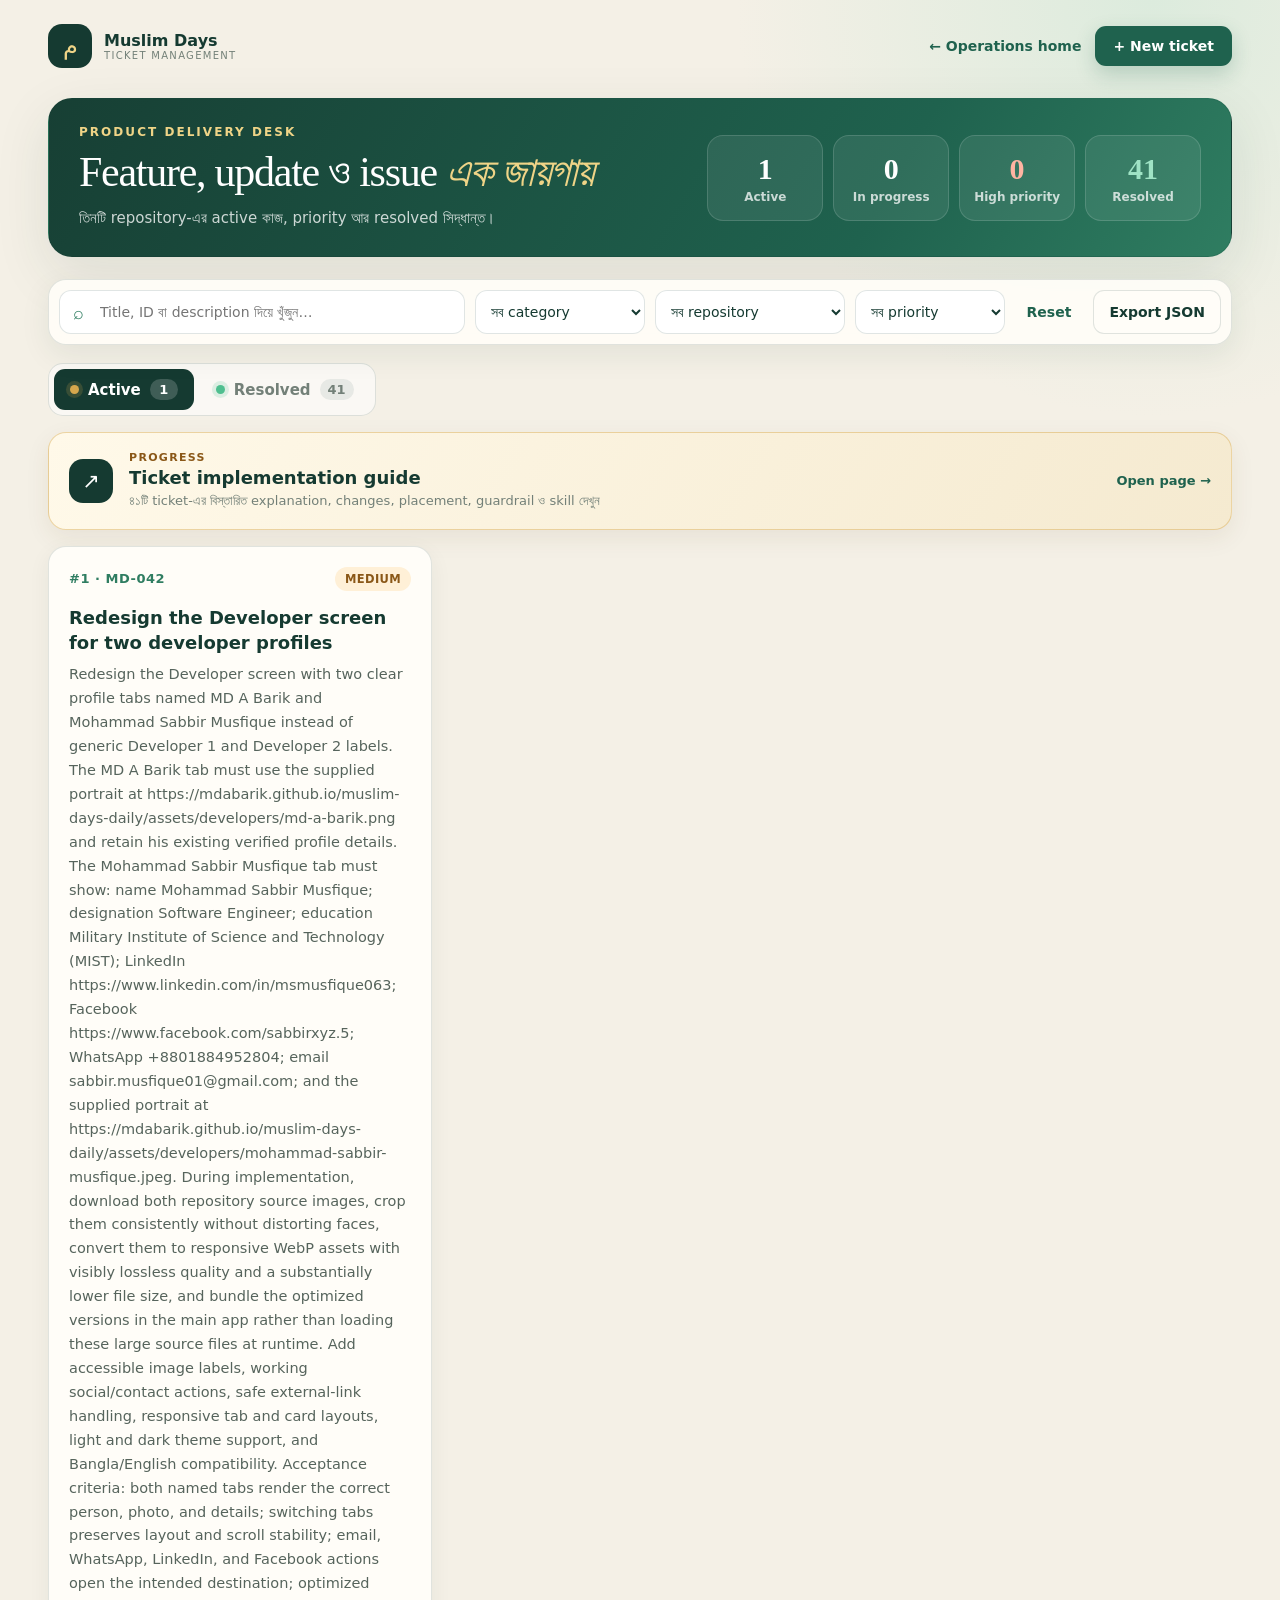
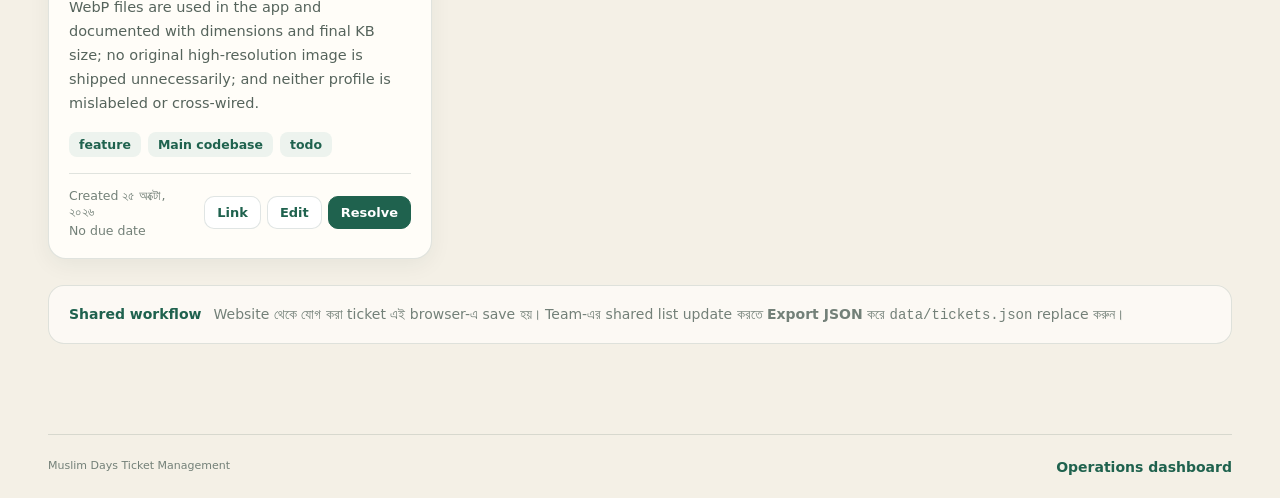
<file: tickets.html>
<!doctype html>
<html lang="bn">
<head>
  <meta charset="UTF-8"><meta name="viewport" content="width=device-width,initial-scale=1">
  <meta name="theme-color" content="#153a31"><meta name="description" content="Muslim Days ticket management">
  <title>Tickets · Muslim Days</title>
  <link rel="stylesheet" href="styles.css"><link rel="stylesheet" href="tickets.css?v=9">
</head>
<body>
  <header class="topbar">
    <a class="brand" href="index.html"><span class="mark">م</span><span><b>Muslim Days</b><small>Ticket management</small></span></a>
    <div class="ticket-nav"><a href="index.html">← Operations home</a><button class="button primary" id="newTicket">+ New ticket</button></div>
  </header>

  <main id="top" class="tickets-main">
    <section class="ticket-hero">
      <div><p class="eyebrow">Product delivery desk</p><h1>Feature, update ও issue <em>এক জায়গায়</em></h1><p class="lead">তিনটি repository-এর active কাজ, priority আর resolved সিদ্ধান্ত।</p></div>
      <div class="ticket-stats"><div><b id="activeCount">0</b><span>Active</span></div><div><b id="progressCount">0</b><span>In progress</span></div><div class="stat-high"><b id="highCount">0</b><span>High priority</span></div><div class="stat-done"><b id="resolvedCount">0</b><span>Resolved</span></div></div>
    </section>

    <section class="ticket-toolbar">
      <label class="ticket-search"><span aria-hidden="true">⌕</span><input id="ticketSearch" type="search" placeholder="Title, ID বা description দিয়ে খুঁজুন…" aria-label="Search tickets"></label>
      <select id="categoryFilter" aria-label="Category"><option value="all">সব category</option><option value="feature">Feature</option><option value="update">Update</option><option value="bug">Bug</option><option value="content">Content</option><option value="promotion">Promotion</option></select>
      <select id="repoFilter" aria-label="Repository"><option value="all">সব repository</option><option value="muslim-days-daily">Daily operations</option><option value="push-notifications">Push notifications</option><option value="muslim-days">Main codebase</option></select>
      <select id="priorityFilter" aria-label="Priority"><option value="all">সব priority</option><option value="high">High</option><option value="medium">Medium</option><option value="low">Low</option></select>
      <button id="resetTicketFilters" type="button">Reset</button>
      <button class="button secondary" id="exportTickets" type="button">Export JSON</button>
    </section>

    <div class="board-tabs" role="tablist" aria-label="Ticket status">
      <button type="button" role="tab" class="board-tab" data-view="active" aria-selected="true"><span class="status-dot"></span>Active <b id="activeBadge">0</b></button>
      <button type="button" role="tab" class="board-tab resolved" data-view="resolved" aria-selected="false"><span class="status-dot"></span>Resolved <b id="resolvedBadge">0</b></button>
    </div>

    <section class="ticket-board">
      <div class="active-panel" data-list="active">
        <a class="progress-link" href="tickets-explanations.html">
          <span class="progress-icon" aria-hidden="true">↗</span>
          <span><small>Progress</small><strong>Ticket implementation guide</strong><em>৪১টি ticket-এর বিস্তারিত explanation, changes, placement, guardrail ও skill দেখুন</em></span>
          <b>Open page →</b>
        </a>
        <div class="ticket-list" id="activeTickets"></div>
      </div>
      <div class="ticket-list" id="resolvedTickets" data-list="resolved" hidden></div>
    </section>

    <aside class="storage-note"><b>Shared workflow</b><span>Website থেকে যোগ করা ticket এই browser-এ save হয়। Team-এর shared list update করতে <strong>Export JSON</strong> করে <code>data/tickets.json</code> replace করুন।</span></aside>
  </main>

  <dialog id="ticketDialog">
    <form method="dialog" id="ticketForm">
      <div class="dialog-head"><div><p class="eyebrow">Work item</p><h2 id="ticketDialogTitle">New ticket</h2></div><button value="cancel" aria-label="Close">×</button></div>
      <div class="form-grid">
        <label class="full">Title<input id="ticketTitle" required placeholder="Feature, update বা issue-এর নাম"></label>
        <label>Category<select id="ticketCategory"><option value="feature">Feature</option><option value="update">Update</option><option value="bug">Bug</option><option value="content">Content</option><option value="promotion">Promotion</option></select></label>
        <label>Priority<select id="ticketPriority"><option value="medium">Medium</option><option value="high">High</option><option value="low">Low</option></select></label>
        <label>Repository<select id="ticketRepo"><option value="muslim-days-daily">Daily operations</option><option value="push-notifications">Push notifications</option><option value="muslim-days">Main codebase</option></select></label>
        <label>Stage<select id="ticketStage"><option value="todo">To do</option><option value="in-progress">In progress</option><option value="blocked">Blocked</option></select></label>
        <label>Created<input id="ticketCreated" type="date" required></label>
        <label>Due date<input id="ticketDue" type="date"></label>
        <label class="full">Owner<input id="ticketOwner" placeholder="Name বা team (optional)"></label>
        <label class="full">Description<textarea id="ticketDescription" rows="4" placeholder="কাজটি কী, কেন দরকার এবং done হওয়ার শর্ত"></textarea></label>
        <label class="full">Reference URL<input id="ticketUrl" type="url" placeholder="GitHub issue, design বা related link"></label>
      </div>
      <input id="ticketId" type="hidden">
      <div class="dialog-actions"><button class="button secondary" value="cancel">Cancel</button><button class="button primary" value="default">Save ticket</button></div>
    </form>
  </dialog>

  <footer><span>Muslim Days Ticket Management</span><a href="index.html">Operations dashboard</a></footer>
  <script src="tickets.js?v=7"></script>
</body>
</html>
</file>
<file: styles.css>
:root{--ink:#153a31;--green:#1f624e;--green2:#2f7d61;--cream:#f4f0e6;--paper:#fffdf8;--gold:#d6a74d;--muted:#738078;--line:rgba(21,58,49,.13);--shadow:0 18px 55px rgba(25,59,48,.1)}*{box-sizing:border-box}html{scroll-behavior:smooth}body{margin:0;color:var(--ink);background:radial-gradient(circle at 90% 0,#dcebdd 0,transparent 26rem),var(--cream);font-family:Inter,ui-sans-serif,system-ui,-apple-system,"Segoe UI",sans-serif}button,input,select,textarea{font:inherit}button{cursor:pointer}.topbar{max-width:1240px;margin:auto;padding:24px 28px;display:flex;justify-content:space-between;align-items:center}.brand{display:flex;align-items:center;gap:12px;color:inherit;text-decoration:none}.mark{width:44px;height:44px;display:grid;place-items:center;border-radius:14px;background:var(--ink);color:#efd487;font:24px Georgia}.brand>span:last-child{display:grid}.brand small{color:var(--muted);font-size:10px;text-transform:uppercase;letter-spacing:.13em}.muted{color:var(--muted)}#today{font-size:13px}main{max-width:1240px;margin:auto;padding:30px 28px 90px}.hero{padding:48px 0 54px;border-bottom:1px solid var(--line);display:grid;grid-template-columns:1fr 520px;gap:50px;align-items:end}.eyebrow{margin:0 0 10px;color:var(--green2);font-size:10px;font-weight:850;letter-spacing:.17em;text-transform:uppercase}h1,h2{font-family:Georgia,"Times New Roman",serif;font-weight:500}h1{margin:0;font-size:clamp(42px,5.2vw,68px);line-height:1;letter-spacing:-.045em}h1 em{color:var(--green2);font-weight:500}.lead{max-width:640px;color:var(--muted);line-height:1.75}.stats{display:grid;grid-template-columns:repeat(4,1fr);background:rgba(255,253,248,.76);border:1px solid var(--line);border-radius:22px;box-shadow:var(--shadow);overflow:hidden}.stats div{padding:23px 12px;text-align:center;border-right:1px solid var(--line)}.stats div:last-child{border:0}.stats b{display:block;font:31px Georgia}.stats span{color:var(--muted);font-size:10px;text-transform:uppercase;letter-spacing:.09em}.tabs{width:max-content;max-width:100%;display:flex;gap:5px;margin:27px 0 42px;padding:5px;background:rgba(255,255,255,.48);border:1px solid var(--line);border-radius:15px;overflow:auto}.tab{white-space:nowrap;border:0;background:transparent;color:var(--muted);padding:10px 15px;border-radius:10px}.tab.active{background:var(--ink);color:#fff}.view{display:none}.view.active{display:block;animation:show .3s ease}@keyframes show{from{opacity:0;transform:translateY(5px)}}.section-head{display:flex;justify-content:space-between;gap:22px;align-items:end;margin-bottom:24px}.section-head h2{font-size:32px;margin:0}.section-head .muted{margin:7px 0 0;font-size:14px}.search{width:min(330px,100%);display:flex;align-items:center;gap:7px;background:var(--paper);border:1px solid var(--line);border-radius:13px;padding:0 13px;box-shadow:var(--shadow)}.search input{border:0;background:transparent}.quiz-grid{display:grid;grid-template-columns:repeat(3,1fr);gap:20px}.quiz-card{background:rgba(255,253,248,.86);border:1px solid var(--line);border-radius:21px;overflow:hidden;box-shadow:var(--shadow);transition:.2s}.quiz-card:hover{transform:translateY(-3px)}.quiz-cover{position:relative;aspect-ratio:1200/630;background:#153a31;overflow:hidden}.quiz-cover img{width:100%;height:100%;object-fit:cover}.quiz-status{position:absolute;top:13px;right:13px;padding:6px 9px;border-radius:99px;background:rgba(12,36,29,.82);color:#f3dc9e;font-size:9px;font-weight:800;text-transform:uppercase}.quiz-body{padding:20px}.quiz-id{color:var(--green2);font-size:10px;font-weight:850;text-transform:uppercase;letter-spacing:.13em}.quiz-card h3{font-size:18px;line-height:1.35;margin:8px 0 4px}.quiz-en{color:var(--muted);font-size:12px;margin:0;min-height:34px}.quiz-meta{display:flex;gap:7px;margin:17px 0;flex-wrap:wrap}.quiz-meta span{padding:5px 8px;border-radius:8px;background:#e8f1eb;color:var(--green);font-size:10px;font-weight:750}.last-sent{padding-top:14px;border-top:1px solid var(--line);display:flex;justify-content:space-between;gap:10px;color:var(--muted);font-size:11px}.card-actions{display:flex;gap:7px;margin-top:16px}.card-actions a,.card-actions button{flex:1;text-align:center;text-decoration:none;border:1px solid var(--line);border-radius:10px;padding:9px 8px;background:#fff;color:var(--ink);font-size:11px;font-weight:750}.card-actions .mark-sent{background:var(--green);color:#fff;border-color:var(--green)}.button{border:1px solid transparent;border-radius:11px;padding:11px 15px;font-weight:750;font-size:12px}.primary{background:var(--green);color:#fff}.secondary{background:var(--paper);border-color:var(--line);color:var(--ink)}.actions{display:flex;gap:8px}.filters{display:grid;grid-template-columns:150px 150px 170px 1fr auto;gap:10px;align-items:end;padding:17px;background:rgba(255,253,248,.76);border:1px solid var(--line);border-radius:18px;margin-bottom:19px}.filters label,.form-grid label{display:grid;gap:6px;color:var(--muted);font-size:10px;font-weight:800;text-transform:uppercase;letter-spacing:.1em}input,select,textarea{width:100%;border:1px solid var(--line);border-radius:10px;padding:10px 11px;background:#fff;color:var(--ink);outline:0}input:focus,select:focus,textarea:focus{border-color:var(--green2);box-shadow:0 0 0 3px rgba(47,125,97,.1)}#resetFilters{height:41px;border:0;background:transparent;color:var(--green);font-weight:750}.history-list{display:grid;gap:10px}.history-item{display:grid;grid-template-columns:104px 52px 1fr auto;gap:16px;align-items:center;padding:17px 19px;background:rgba(255,253,248,.82);border:1px solid var(--line);border-radius:16px}.history-date{font-size:12px;font-weight:800;color:var(--green)}.type-icon{width:43px;height:43px;display:grid;place-items:center;border-radius:13px;background:#e8f1eb;font-size:18px}.history-item h3{margin:0 0 4px;font-size:15px}.history-item p{margin:0;color:var(--muted);font-size:11px}.history-links{display:flex;gap:6px}.history-links a{padding:7px 9px;border:1px solid var(--line);border-radius:8px;text-decoration:none;color:var(--green);font-size:10px;font-weight:800}.chip{display:inline-block;margin-left:7px;padding:4px 7px;border-radius:99px;background:#e5f2eb;color:var(--green);font-size:9px;text-transform:uppercase}.empty{grid-column:1/-1;padding:42px;text-align:center;border:1px dashed var(--line);border-radius:18px;color:var(--muted)}.repo-grid{display:grid;gap:14px}.repo-card{display:grid;grid-template-columns:auto 1fr auto;gap:17px;align-items:start;padding:24px;background:rgba(255,253,248,.84);border:1px solid var(--line);border-radius:19px}.repo-card>span{width:40px;height:40px;display:grid;place-items:center;border-radius:12px;background:#e8f1eb;color:var(--green);font:700 13px Georgia}.repo-card h3{margin:1px 0 6px}.repo-card p{margin:0 0 10px;color:var(--muted);line-height:1.55;font-size:13px}.repo-card a,.repo-card code{color:var(--green);font-size:11px}.repo-card>b{font-size:9px;text-transform:uppercase;letter-spacing:.1em;padding:6px 8px;border-radius:99px;background:#e2f2e9;color:var(--green)}.primary-repo{background:var(--ink);color:#fff}.primary-repo p{color:rgba(255,255,255,.68)}.primary-repo a{color:#f1d28a}.setup-grid{display:grid;grid-template-columns:1fr 1fr;gap:14px;margin-top:22px}.setup-grid article{display:flex;gap:13px;padding:19px;border:1px solid var(--line);background:rgba(255,253,248,.7);border-radius:16px}.setup-grid article>b{color:var(--green)}.setup-grid h3{margin:0 0 4px;font-size:14px}.setup-grid p{margin:0;color:var(--muted);font-size:11px;line-height:1.5}dialog{width:min(650px,calc(100% - 28px));border:1px solid var(--line);border-radius:22px;padding:0;color:var(--ink);background:var(--paper);box-shadow:0 30px 100px rgba(15,45,36,.28)}dialog::backdrop{background:rgba(11,36,28,.5);backdrop-filter:blur(4px)}dialog form{padding:27px}.dialog-head{display:flex;justify-content:space-between;align-items:start;margin-bottom:24px}.dialog-head h2{margin:0;font-size:29px}.dialog-head>button{border:0;background:transparent;font-size:25px}.form-grid{display:grid;grid-template-columns:1fr 1fr;gap:14px}.form-grid .full{grid-column:1/-1}.form-grid textarea{resize:vertical}.dialog-actions{display:flex;justify-content:flex-end;gap:8px;margin-top:23px}footer{display:flex;justify-content:space-between;max-width:1184px;margin:auto;padding:24px 0;border-top:1px solid var(--line);color:var(--muted);font-size:11px}
@media(max-width:900px){.hero{grid-template-columns:1fr}.quiz-grid{grid-template-columns:1fr 1fr}.filters{grid-template-columns:1fr 1fr}.filters .wide{grid-column:1/-1}.history-item{grid-template-columns:90px 48px 1fr}.history-links{grid-column:3}.setup-grid{grid-template-columns:1fr}}
@media(max-width:590px){.topbar{padding:18px}#today{display:none}main{padding:18px 18px 65px}.hero{padding:28px 0 38px}.stats{grid-template-columns:1fr 1fr}.stats div:nth-child(2){border-right:0}.stats div:nth-child(-n+2){border-bottom:1px solid var(--line)}.section-head{align-items:stretch;flex-direction:column}.search{width:100%}.quiz-grid,.filters,.form-grid{grid-template-columns:1fr}.filters .wide,.form-grid .full{grid-column:auto}.history-item{grid-template-columns:1fr}.history-links{grid-column:auto}.repo-card{grid-template-columns:auto 1fr}.repo-card>b{grid-column:2;width:max-content}footer{margin:0 18px}.hero h1{font-size:43px}}
</file>
<file: tickets.css>
.ticket-nav { display: flex; align-items: center; gap: 14px; }
.ticket-nav a, footer a { color: var(--green); text-decoration: none; font-size: 14px; font-weight: 700; }
.ticket-nav .button { white-space: nowrap; font-size: 14px; padding: 11px 17px; box-shadow: 0 8px 20px rgba(31,98,78,.22); }
.tickets-main { padding-top: 6px; }

.ticket-hero { display: grid; grid-template-columns: minmax(0, 1fr) auto; gap: 40px; align-items: center; padding: 26px 30px; border: 1px solid var(--line); border-radius: 24px; background: linear-gradient(120deg, #173f34, #1f624e 70%, #2f7d61); color: #fff; box-shadow: var(--shadow); }
.ticket-hero .eyebrow { color: #efd487; font-size: 12px; }
.ticket-hero h1 { font-size: clamp(30px, 3.4vw, 42px); line-height: 1.12; letter-spacing: -.03em; }
.ticket-hero h1 em { color: #efd487; }
.ticket-hero .lead { margin: 10px 0 0; color: rgba(255,255,255,.78); font-size: 15px; line-height: 1.6; }
.ticket-stats { display: grid; grid-template-columns: repeat(4, minmax(96px, 1fr)); gap: 10px; }
.ticket-stats div { padding: 16px 14px; border: 1px solid rgba(255,255,255,.14); border-radius: 16px; background: rgba(255,255,255,.08); text-align: center; }
.ticket-stats b { display: block; font: 600 30px/1.1 Georgia, serif; }
.ticket-stats span { display: block; margin-top: 5px; color: rgba(255,255,255,.75); font-size: 12px; font-weight: 600; }
.ticket-stats .stat-high b { color: #ffb4a2; }
.ticket-stats .stat-done b { color: #9fe3c5; }

.ticket-toolbar { position: sticky; top: 10px; z-index: 5; display: grid; grid-template-columns: minmax(220px, 1fr) 170px 190px 150px auto auto; gap: 10px; align-items: center; margin: 22px 0 18px; padding: 10px; border: 1px solid var(--line); border-radius: 18px; background: rgba(255,253,248,.92); box-shadow: 0 10px 30px rgba(25,59,48,.08); backdrop-filter: blur(12px); }
.ticket-toolbar input, .ticket-toolbar select { height: 44px; font-size: 14px; border-radius: 12px; }
.ticket-search { position: relative; display: block; }
.ticket-search span { position: absolute; left: 14px; top: 50%; transform: translateY(-50%); color: var(--green2); font-size: 18px; pointer-events: none; }
.ticket-search input { padding-left: 40px; }
#resetTicketFilters { height: 44px; padding: 0 12px; border: 0; border-radius: 12px; background: transparent; color: var(--green); font-size: 14px; font-weight: 700; }
#resetTicketFilters:hover { background: #e8f1eb; }
#exportTickets { height: 44px; font-size: 14px; }

.board-tabs { display: inline-flex; gap: 6px; margin-bottom: 16px; padding: 5px; border: 1px solid var(--line); border-radius: 15px; background: rgba(255,255,255,.55); }
.board-tab { display: flex; align-items: center; gap: 9px; padding: 10px 16px; border: 0; border-radius: 11px; background: transparent; color: var(--muted); font-size: 15px; font-weight: 700; }
.board-tab b { min-width: 28px; padding: 3px 8px; border-radius: 99px; background: rgba(21,58,49,.08); font-size: 13px; }
.board-tab[aria-selected="true"] { background: var(--ink); color: #fff; }
.board-tab[aria-selected="true"] b { background: rgba(255,255,255,.18); }
.status-dot { width: 9px; height: 9px; border-radius: 50%; background: var(--gold); box-shadow: 0 0 0 4px rgba(214,167,77,.18); }
.board-tab.resolved .status-dot { background: #4fbf8f; box-shadow: 0 0 0 4px rgba(79,191,143,.18); }

.ticket-list[hidden] { display: none; }
.active-panel[hidden] { display: none; }
.progress-link { display: grid; grid-template-columns: auto minmax(0,1fr) auto; gap: 16px; align-items: center; margin-bottom: 16px; padding: 18px 20px; border: 1px solid rgba(214,167,77,.45); border-radius: 18px; background: linear-gradient(120deg,#fff9e9,#f5ead0); color: var(--ink); text-decoration: none; box-shadow: 0 8px 24px rgba(93,70,22,.08); transition: transform .18s, box-shadow .18s; }
.progress-link:hover { transform: translateY(-2px); box-shadow: 0 14px 30px rgba(93,70,22,.13); }
.progress-icon { display: grid; place-items: center; width: 44px; height: 44px; border-radius: 14px; background: var(--ink); color: #fff; font-size: 21px; }
.progress-link small,.progress-link strong,.progress-link em { display: block; }
.progress-link small { color: #8a5717; font-size: 11px; font-weight: 900; letter-spacing: .12em; text-transform: uppercase; }
.progress-link strong { margin-top: 3px; font-size: 18px; }
.progress-link em { margin-top: 4px; color: var(--muted); font-size: 13px; font-style: normal; line-height: 1.45; }
.progress-link > b { color: var(--green); font-size: 13px; white-space: nowrap; }
.ticket-list { display: grid; grid-template-columns: repeat(auto-fill, minmax(340px, 1fr)); gap: 16px; align-items: stretch; }
.ticket-card { display: flex; flex-direction: column; padding: 20px; border: 1px solid var(--line); border-radius: 18px; background: var(--paper); box-shadow: 0 6px 22px rgba(25,59,48,.06); transition: transform .18s, box-shadow .18s, border-color .18s; }
.ticket-card:hover { transform: translateY(-2px); border-color: rgba(47,125,97,.3); box-shadow: 0 14px 34px rgba(25,59,48,.11); }
.ticket-card-top, .ticket-card-foot { display: flex; justify-content: space-between; gap: 12px; align-items: center; }
.ticket-key { color: var(--green2); font-size: 13px; font-weight: 800; letter-spacing: .04em; }
.ticket-badges { display: flex; flex-wrap: wrap; justify-content: flex-end; gap: 6px; }
.investigation, .priority { padding: 5px 10px; border-radius: 99px; font-size: 11.5px; font-weight: 800; text-transform: uppercase; letter-spacing: .03em; }
.investigation { border: 1px solid #d7c6ec; background: #f4edfc; color: #6d478f; }
.priority.high { color: #a33e2d; background: #ffe8e1; }
.priority.medium { color: #8a5717; background: #fff0d7; }
.priority.low { color: #2a6b58; background: #e2f2e9; }
.ticket-card h3 { margin: 14px 0 8px; color: var(--ink); font-size: 18px; line-height: 1.4; }
.ticket-card > p { flex: 1; margin: 0 0 16px; color: #56645c; font-size: 14.5px; line-height: 1.65; }
.ticket-tags { display: flex; flex-wrap: wrap; gap: 7px; margin-bottom: 16px; }
.ticket-tags span { padding: 5px 10px; border-radius: 8px; background: #edf3ee; color: var(--green); font-size: 12.5px; font-weight: 700; }
.ticket-card-foot { padding-top: 14px; border-top: 1px solid var(--line); }
.ticket-dates { display: grid; gap: 3px; color: var(--muted); font-size: 12.5px; }
.ticket-buttons { display: flex; gap: 6px; }
.ticket-buttons button, .ticket-buttons a { padding: 8px 12px; border: 1px solid var(--line); border-radius: 10px; background: #fff; color: var(--green); text-decoration: none; font-size: 13px; font-weight: 700; }
.ticket-buttons button:hover, .ticket-buttons a:hover { border-color: var(--green2); }
.ticket-buttons .resolve { border-color: var(--green); background: var(--green); color: #fff; }
.ticket-list .empty { grid-column: 1 / -1; padding: 40px 16px; border: 1px dashed var(--line); border-radius: 18px; color: var(--muted); font-size: 15px; text-align: center; }

.storage-note { display: flex; gap: 12px; align-items: center; margin-top: 26px; padding: 17px 20px; border: 1px solid var(--line); border-radius: 16px; background: rgba(255,253,248,.75); color: var(--muted); font-size: 14px; line-height: 1.6; }
.storage-note b { color: var(--green); white-space: nowrap; }

@media (max-width: 1100px) {
  .ticket-hero { grid-template-columns: 1fr; gap: 22px; }
  .ticket-toolbar { position: static; grid-template-columns: 1fr 1fr 1fr; }
  .ticket-search { grid-column: 1 / -1; }
}
@media (max-width: 640px) {
  .progress-link { grid-template-columns: auto minmax(0,1fr); padding: 16px; }
  .progress-link > b { grid-column: 2; }
  .ticket-nav a { display: none; }
  .ticket-hero { padding: 22px 18px; border-radius: 20px; }
  .ticket-stats { grid-template-columns: 1fr 1fr; }
  .ticket-toolbar { grid-template-columns: 1fr 1fr; }
  .ticket-list { grid-template-columns: 1fr; }
  .board-tabs { display: flex; }
  .board-tab { flex: 1; justify-content: center; }
  .ticket-card-foot { flex-direction: column; align-items: stretch; }
  .ticket-buttons { justify-content: flex-end; }
  .storage-note { align-items: start; flex-direction: column; }
}
</file>
